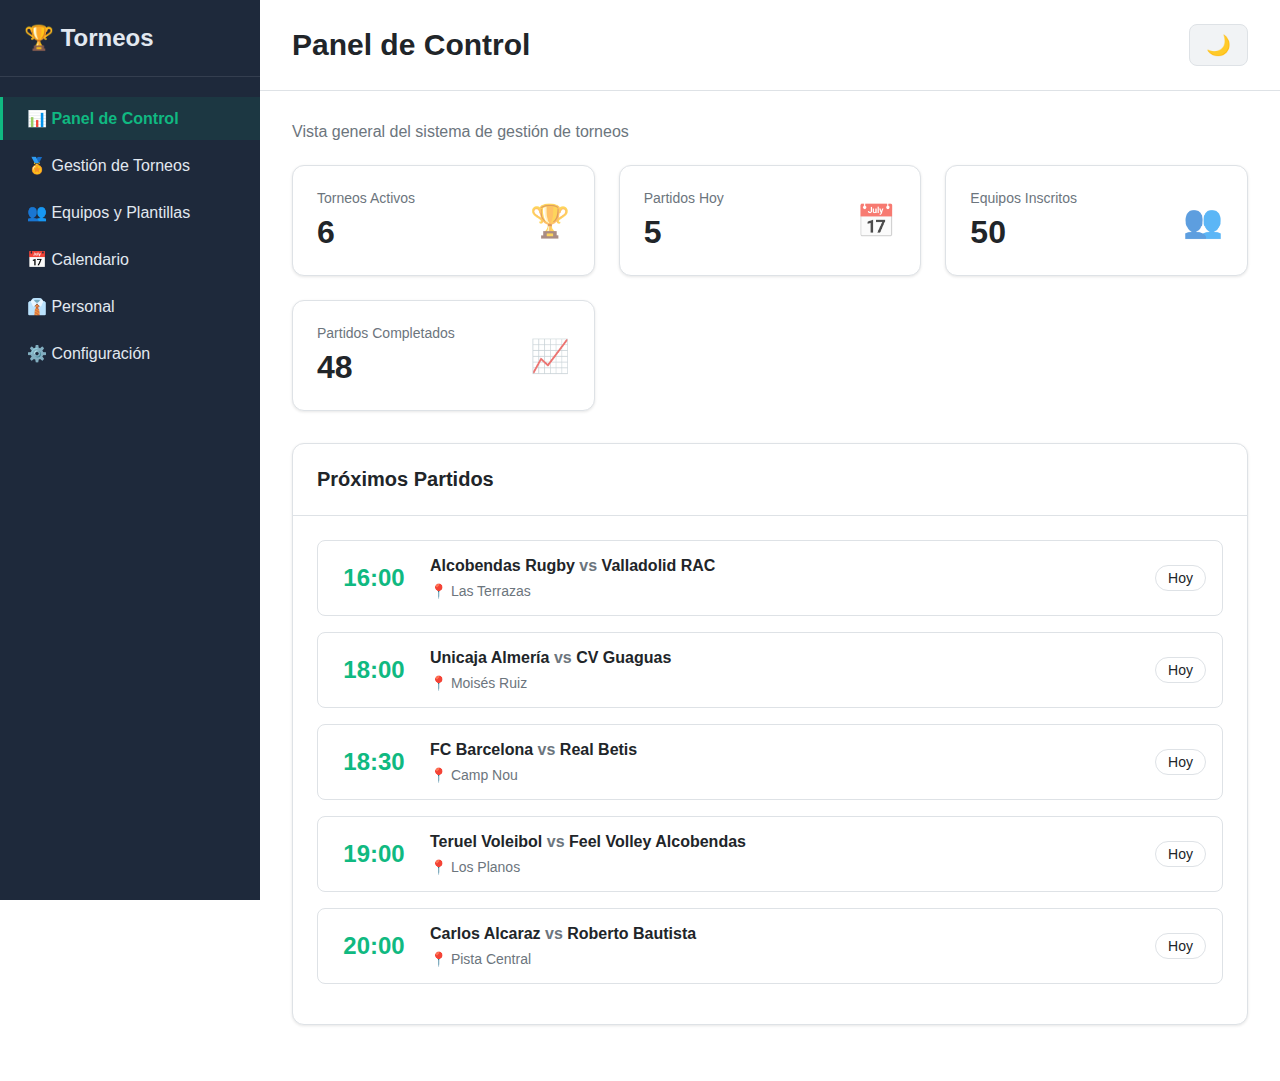
<file: prototipo_web/index.html>
<!DOCTYPE html>
<html lang="es">
<head>
    <meta charset="UTF-8">
    <meta name="viewport" content="width=device-width, initial-scale=1.0">
    <title>Sistema de Gestión de Torneos</title>
    <link rel="stylesheet" href="styles.css">
</head>
<body>
    <!-- Sidebar -->
    <nav class="sidebar" id="sidebar">
        <div class="sidebar-header">
            <h2>🏆 Torneos</h2>
        </div>
        <ul class="sidebar-menu">
            <li><a href="index.html" class="active">📊 Panel de Control</a></li>
            <li><a href="torneos.html">🏅 Gestión de Torneos</a></li>
            <li><a href="equipos.html">👥 Equipos y Plantillas</a></li>
            <li><a href="calendario.html">📅 Calendario</a></li>
            <li><a href="personal.html">👔 Personal</a></li>
            <li><a href="configuracion.html">⚙️ Configuración</a></li>
        </ul>
    </nav>

    <!-- Main Content -->
    <div class="main-content">
        <!-- Header -->
        <header class="header">
            <button class="menu-toggle" id="menuToggle">☰</button>
            <h1>Panel de Control</h1>
            <div class="header-actions">
                <button class="theme-toggle" id="themeToggle">🌙</button>
            </div>
        </header>

        <!-- Content -->
        <div class="content">
            <p class="subtitle">Vista general del sistema de gestión de torneos</p>

            <!-- Stats Cards -->
            <div class="stats-grid">
                <div class="stat-card">
                    <div class="stat-content">
                        <div>
                            <p class="stat-label">Torneos Activos</p>
                            <p class="stat-value" id="torneosActivos">6</p>
                        </div>
                        <div class="stat-icon">🏆</div>
                    </div>
                </div>
                <div class="stat-card">
                    <div class="stat-content">
                        <div>
                            <p class="stat-label">Partidos Hoy</p>
                            <p class="stat-value" id="partidosHoy">5</p>
                        </div>
                        <div class="stat-icon">📅</div>
                    </div>
                </div>
                <div class="stat-card">
                    <div class="stat-content">
                        <div>
                            <p class="stat-label">Equipos Inscritos</p>
                            <p class="stat-value" id="equiposInscritos">56</p>
                        </div>
                        <div class="stat-icon">👥</div>
                    </div>
                </div>
                <div class="stat-card">
                    <div class="stat-content">
                        <div>
                            <p class="stat-label">Partidos Completados</p>
                            <p class="stat-value">48</p>
                        </div>
                        <div class="stat-icon">📈</div>
                    </div>
                </div>
            </div>

            <!-- Próximos Partidos -->
            <div class="card">
                <div class="card-header">
                    <h3>Próximos Partidos</h3>
                </div>
                <div class="card-content">
                    <div id="proximosPartidos"></div>
                </div>
            </div>
        </div>
    </div>

    <script src="script.js"></script>
</body>
</html>
</file>
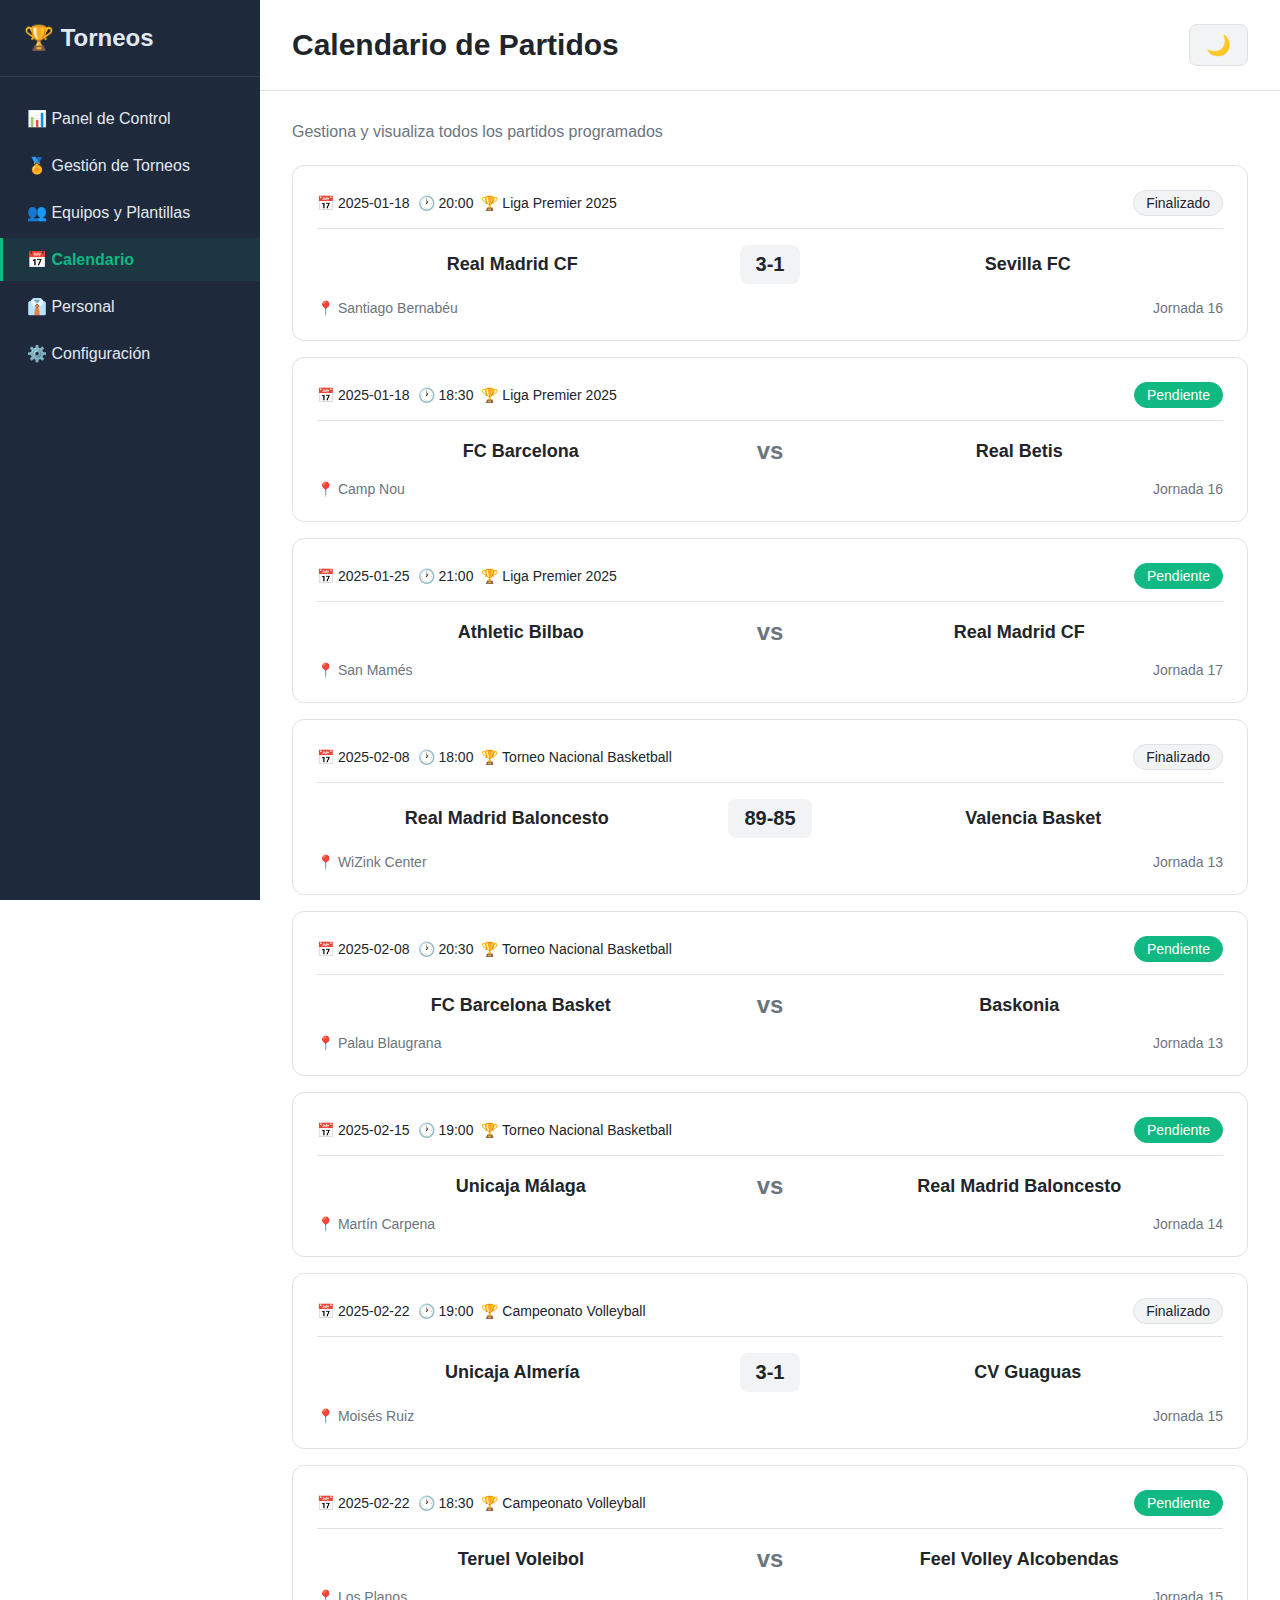
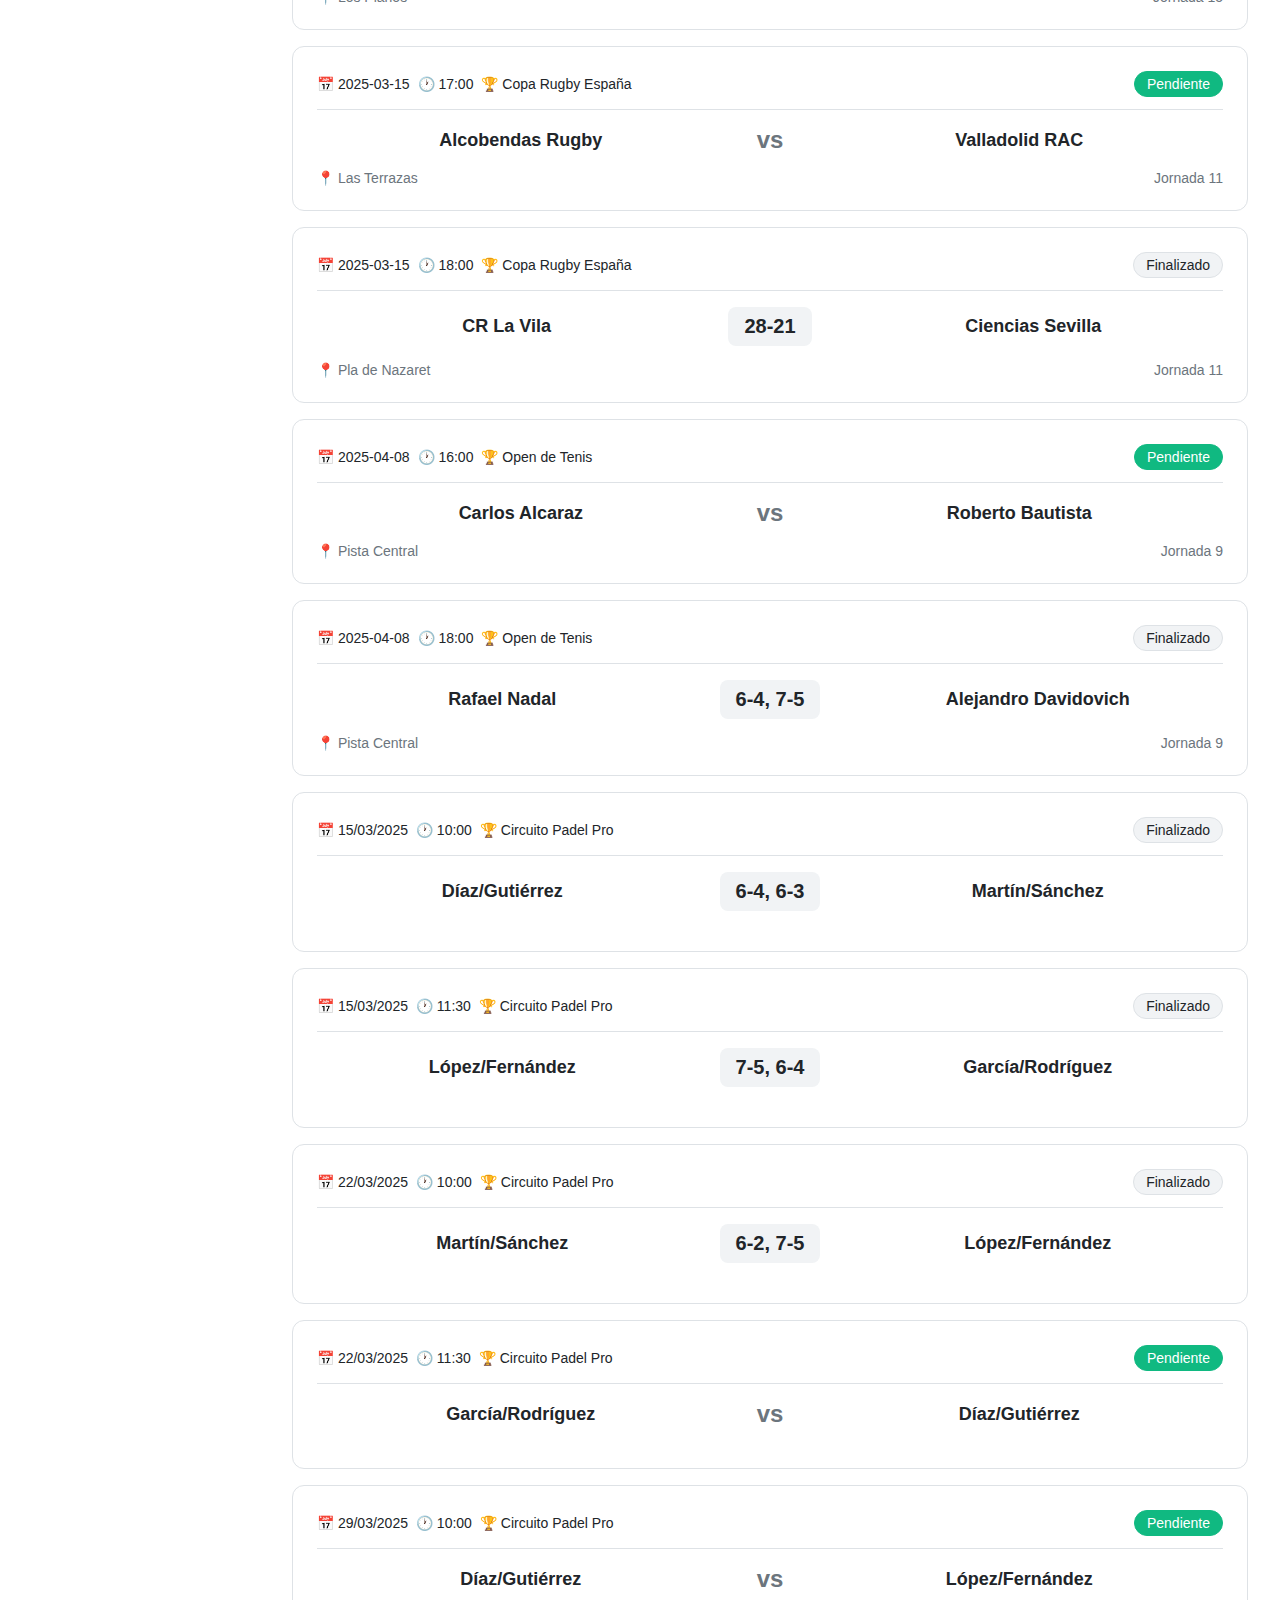
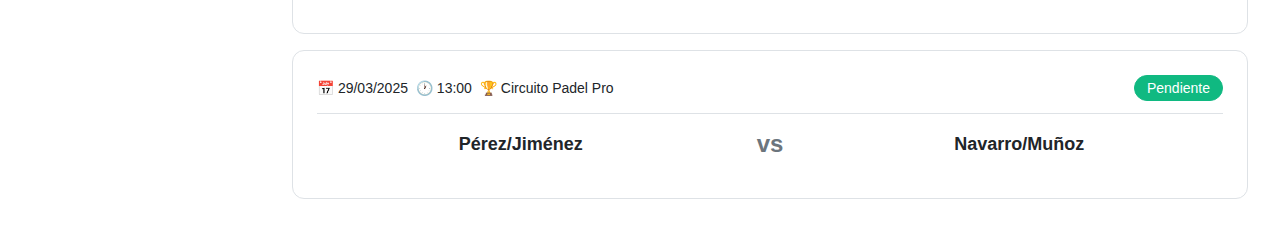
<file: prototipo_web/calendario.html>
<!DOCTYPE html>
<html lang="es">
<head>
    <meta charset="UTF-8">
    <meta name="viewport" content="width=device-width, initial-scale=1.0">
    <title>Calendario de Partidos</title>
    <link rel="stylesheet" href="styles.css">
</head>
<body>
    <!-- Sidebar -->
    <nav class="sidebar" id="sidebar">
        <div class="sidebar-header">
            <h2>🏆 Torneos</h2>
        </div>
        <ul class="sidebar-menu">
            <li><a href="index.html">📊 Panel de Control</a></li>
            <li><a href="torneos.html">🏅 Gestión de Torneos</a></li>
            <li><a href="equipos.html">👥 Equipos y Plantillas</a></li>
            <li><a href="calendario.html" class="active">📅 Calendario</a></li>
            <li><a href="personal.html">👔 Personal</a></li>
            <li><a href="configuracion.html">⚙️ Configuración</a></li>
        </ul>
    </nav>

    <!-- Main Content -->
    <div class="main-content">
        <!-- Header -->
        <header class="header">
            <button class="menu-toggle" id="menuToggle">☰</button>
            <h1>Calendario de Partidos</h1>
            <div class="header-actions">
                <button class="theme-toggle" id="themeToggle">🌙</button>
            </div>
        </header>

        <!-- Content -->
        <div class="content">
            <p class="subtitle">Gestiona y visualiza todos los partidos programados</p>
            
            <div id="calendarioPartidos"></div>
        </div>
    </div>

    <script src="script.js"></script>
</body>
</html>
</file>
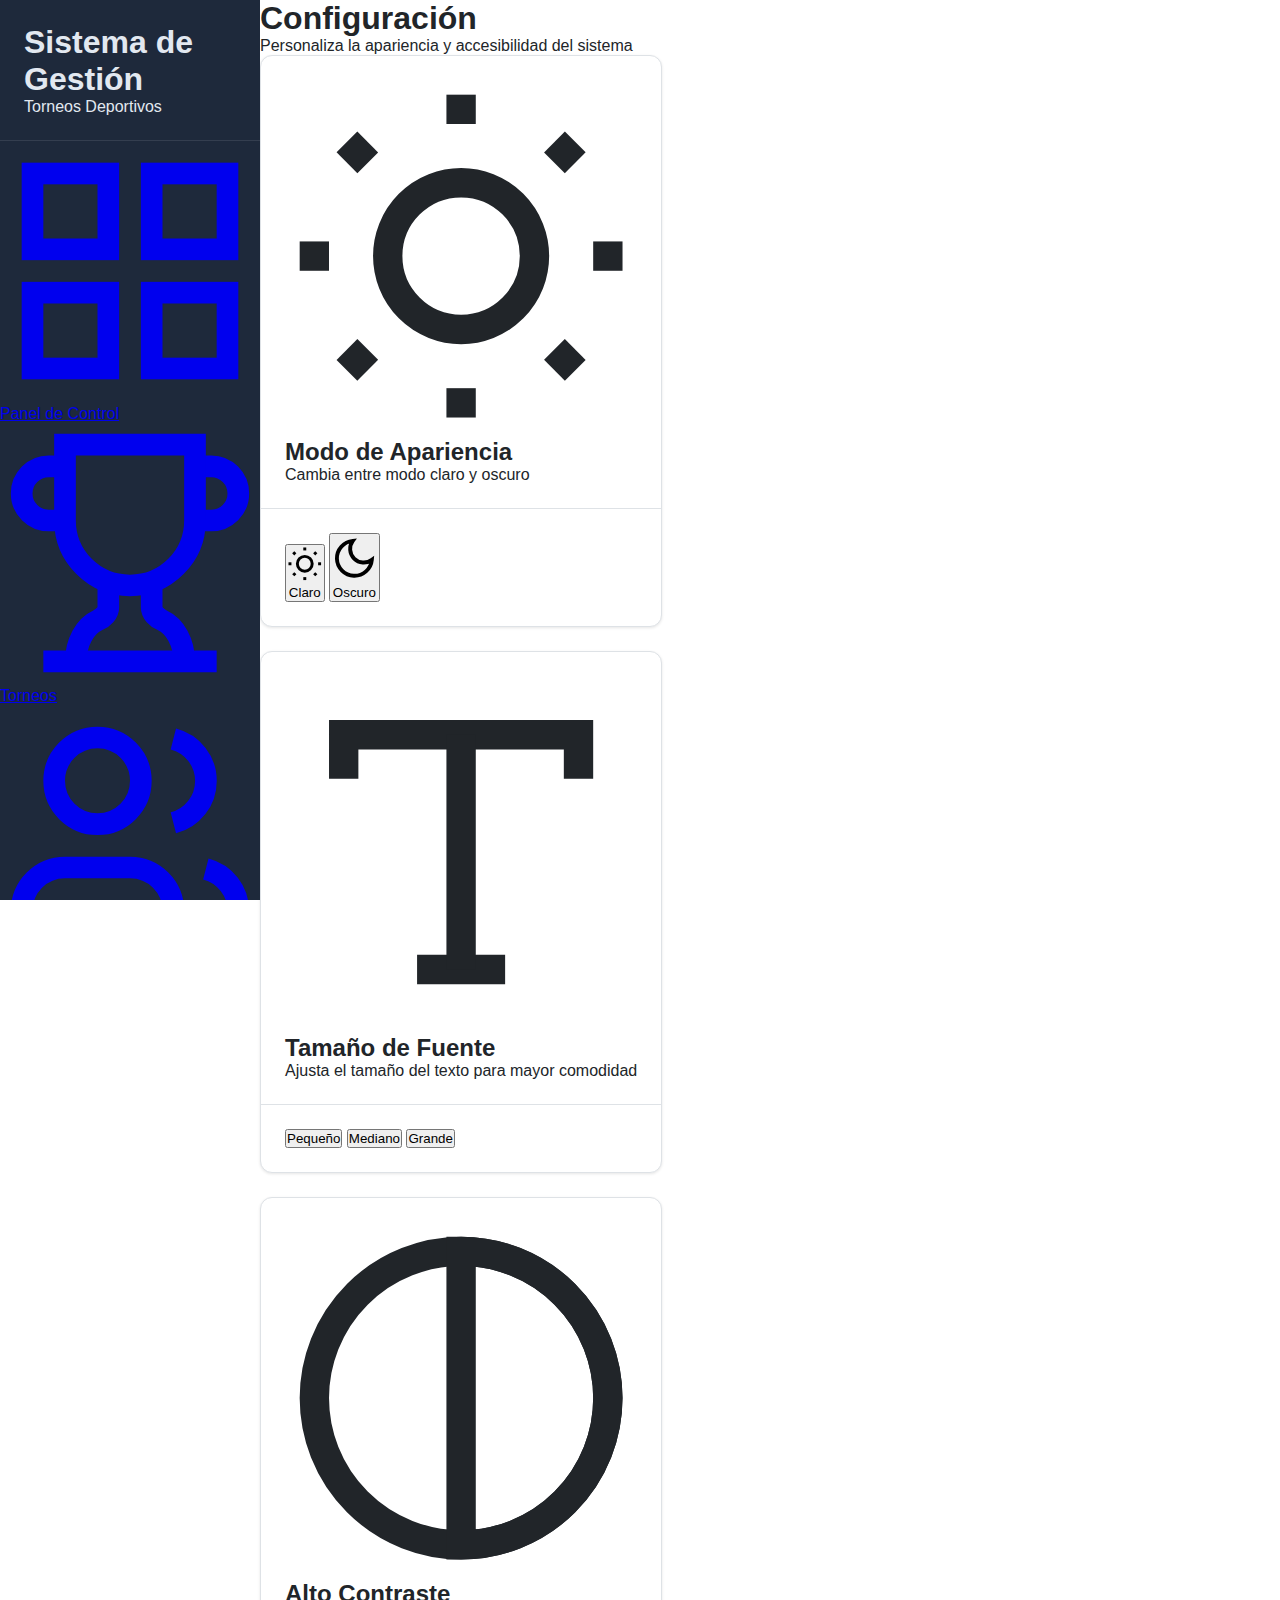
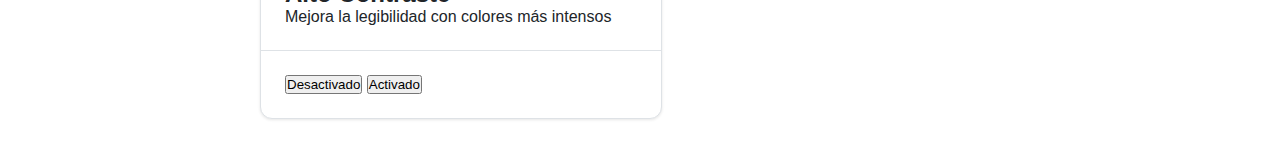
<file: prototipo_web/configuracion.html>
<!DOCTYPE html>
<html lang="es">
<head>
    <meta charset="UTF-8">
    <meta name="viewport" content="width=device-width, initial-scale=1.0">
    <title>Configuración - Sistema de Gestión de Torneos</title>
    <link rel="stylesheet" href="styles.css">
</head>
<body>
    <div class="app-container">
        <!-- Sidebar -->
        <aside class="sidebar" id="sidebar">
            <div class="sidebar-header">
                <h1 class="sidebar-title">Sistema de Gestión</h1>
                <p class="sidebar-subtitle">Torneos Deportivos</p>
            </div>
            <nav class="sidebar-nav">
                <a href="index.html" class="nav-item">
                    <svg class="nav-icon" viewBox="0 0 24 24" fill="none" stroke="currentColor" stroke-width="2">
                        <rect x="3" y="3" width="7" height="7"></rect>
                        <rect x="14" y="3" width="7" height="7"></rect>
                        <rect x="14" y="14" width="7" height="7"></rect>
                        <rect x="3" y="14" width="7" height="7"></rect>
                    </svg>
                    <span>Panel de Control</span>
                </a>
                <a href="torneos.html" class="nav-item">
                    <svg class="nav-icon" viewBox="0 0 24 24" fill="none" stroke="currentColor" stroke-width="2">
                        <path d="M6 9H4.5a2.5 2.5 0 0 1 0-5H6"></path>
                        <path d="M18 9h1.5a2.5 2.5 0 0 0 0-5H18"></path>
                        <path d="M4 22h16"></path>
                        <path d="M10 14.66V17c0 .55-.47.98-.97 1.21C7.85 18.75 7 20.24 7 22"></path>
                        <path d="M14 14.66V17c0 .55.47.98.97 1.21C16.15 18.75 17 20.24 17 22"></path>
                        <path d="M18 2H6v7a6 6 0 0 0 12 0V2Z"></path>
                    </svg>
                    <span>Torneos</span>
                </a>
                <a href="equipos.html" class="nav-item">
                    <svg class="nav-icon" viewBox="0 0 24 24" fill="none" stroke="currentColor" stroke-width="2">
                        <path d="M16 21v-2a4 4 0 0 0-4-4H6a4 4 0 0 0-4 4v2"></path>
                        <circle cx="9" cy="7" r="4"></circle>
                        <path d="M22 21v-2a4 4 0 0 0-3-3.87"></path>
                        <path d="M16 3.13a4 4 0 0 1 0 7.75"></path>
                    </svg>
                    <span>Equipos y Plantillas</span>
                </a>
                <a href="personal.html" class="nav-item">
                    <svg class="nav-icon" viewBox="0 0 24 24" fill="none" stroke="currentColor" stroke-width="2">
                        <path d="M16 21v-2a4 4 0 0 0-4-4H6a4 4 0 0 0-4 4v2"></path>
                        <circle cx="9" cy="7" r="4"></circle>
                        <path d="M22 21v-2a4 4 0 0 0-3-3.87"></path>
                        <path d="M16 3.13a4 4 0 0 1 0 7.75"></path>
                        <circle cx="19" cy="11" r="2"></circle>
                    </svg>
                    <span>Personal y Árbitros</span>
                </a>
                <a href="configuracion.html" class="nav-item active">
                    <svg class="nav-icon" viewBox="0 0 24 24" fill="none" stroke="currentColor" stroke-width="2">
                        <path d="M12.22 2h-.44a2 2 0 0 0-2 2v.18a2 2 0 0 1-1 1.73l-.43.25a2 2 0 0 1-2 0l-.15-.08a2 2 0 0 0-2.73.73l-.22.38a2 2 0 0 0 .73 2.73l.15.1a2 2 0 0 1 1 1.72v.51a2 2 0 0 1-1 1.74l-.15.09a2 2 0 0 0-.73 2.73l.22.38a2 2 0 0 0 2.73.73l.15-.08a2 2 0 0 1 2 0l.43.25a2 2 0 0 1 1 1.73V20a2 2 0 0 0 2 2h.44a2 2 0 0 0 2-2v-.18a2 2 0 0 1 1-1.73l.43-.25a2 2 0 0 1 2 0l.15.08a2 2 0 0 0 2.73-.73l.22-.39a2 2 0 0 0-.73-2.73l-.15-.08a2 2 0 0 1-1-1.74v-.5a2 2 0 0 1 1-1.74l.15-.09a2 2 0 0 0 .73-2.73l-.22-.38a2 2 0 0 0-2.73-.73l-.15.08a2 2 0 0 1-2 0l-.43-.25a2 2 0 0 1-1-1.73V4a2 2 0 0 0-2-2z"></path>
                        <circle cx="12" cy="12" r="3"></circle>
                    </svg>
                    <span>Configuración</span>
                </a>
            </nav>
        </aside>

        <!-- Main Content -->
        <main class="main-content">
            <div class="page-content">
                <div class="page-header">
                    <h1 class="page-title">Configuración</h1>
                    <p class="page-description">Personaliza la apariencia y accesibilidad del sistema</p>
                </div>

                <!-- Settings Cards -->
                <div class="settings-container">
                    <!-- Theme Card -->
                    <div class="card">
                        <div class="card-header">
                            <h2 class="card-title">
                                <svg class="title-icon" viewBox="0 0 24 24" fill="none" stroke="currentColor" stroke-width="2">
                                    <circle cx="12" cy="12" r="5"></circle>
                                    <line x1="12" y1="1" x2="12" y2="3"></line>
                                    <line x1="12" y1="21" x2="12" y2="23"></line>
                                    <line x1="4.22" y1="4.22" x2="5.64" y2="5.64"></line>
                                    <line x1="18.36" y1="18.36" x2="19.78" y2="19.78"></line>
                                    <line x1="1" y1="12" x2="3" y2="12"></line>
                                    <line x1="21" y1="12" x2="23" y2="12"></line>
                                    <line x1="4.22" y1="19.78" x2="5.64" y2="18.36"></line>
                                    <line x1="18.36" y1="5.64" x2="19.78" y2="4.22"></line>
                                </svg>
                                Modo de Apariencia
                            </h2>
                            <p class="card-description">Cambia entre modo claro y oscuro</p>
                        </div>
                        <div class="card-content">
                            <div class="settings-buttons">
                                <button class="settings-btn" id="lightModeBtn" onclick="setTheme('light')">
                                    <svg class="btn-icon" viewBox="0 0 24 24" fill="none" stroke="currentColor" stroke-width="2">
                                        <circle cx="12" cy="12" r="5"></circle>
                                        <line x1="12" y1="1" x2="12" y2="3"></line>
                                        <line x1="12" y1="21" x2="12" y2="23"></line>
                                        <line x1="4.22" y1="4.22" x2="5.64" y2="5.64"></line>
                                        <line x1="18.36" y1="18.36" x2="19.78" y2="19.78"></line>
                                        <line x1="1" y1="12" x2="3" y2="12"></line>
                                        <line x1="21" y1="12" x2="23" y2="12"></line>
                                        <line x1="4.22" y1="19.78" x2="5.64" y2="18.36"></line>
                                        <line x1="18.36" y1="5.64" x2="19.78" y2="4.22"></line>
                                    </svg>
                                    Claro
                                </button>
                                <button class="settings-btn" id="darkModeBtn" onclick="setTheme('dark')">
                                    <svg class="btn-icon" viewBox="0 0 24 24" fill="none" stroke="currentColor" stroke-width="2">
                                        <path d="M21 12.79A9 9 0 1 1 11.21 3 7 7 0 0 0 21 12.79z"></path>
                                    </svg>
                                    Oscuro
                                </button>
                            </div>
                        </div>
                    </div>

                    <!-- Font Size Card -->
                    <div class="card">
                        <div class="card-header">
                            <h2 class="card-title">
                                <svg class="title-icon" viewBox="0 0 24 24" fill="none" stroke="currentColor" stroke-width="2">
                                    <polyline points="4 7 4 4 20 4 20 7"></polyline>
                                    <line x1="9" y1="20" x2="15" y2="20"></line>
                                    <line x1="12" y1="4" x2="12" y2="20"></line>
                                </svg>
                                Tamaño de Fuente
                            </h2>
                            <p class="card-description">Ajusta el tamaño del texto para mayor comodidad</p>
                        </div>
                        <div class="card-content">
                            <div class="settings-buttons">
                                <button class="settings-btn font-small" id="fontSmallBtn" onclick="setFontSize('small')">Pequeño</button>
                                <button class="settings-btn font-medium" id="fontMediumBtn" onclick="setFontSize('medium')">Mediano</button>
                                <button class="settings-btn font-large" id="fontLargeBtn" onclick="setFontSize('large')">Grande</button>
                            </div>
                        </div>
                    </div>

                    <!-- High Contrast Card -->
                    <div class="card">
                        <div class="card-header">
                            <h2 class="card-title">
                                <svg class="title-icon" viewBox="0 0 24 24" fill="none" stroke="currentColor" stroke-width="2">
                                    <circle cx="12" cy="12" r="10"></circle>
                                    <path d="M12 2a10 10 0 0 1 0 20V2z"></path>
                                </svg>
                                Alto Contraste
                            </h2>
                            <p class="card-description">Mejora la legibilidad con colores más intensos</p>
                        </div>
                        <div class="card-content">
                            <div class="settings-buttons">
                                <button class="settings-btn" id="contrastOffBtn" onclick="setContrast(false)">Desactivado</button>
                                <button class="settings-btn" id="contrastOnBtn" onclick="setContrast(true)">Activado</button>
                            </div>
                        </div>
                    </div>
                </div>
            </div>
        </main>
    </div>

    <script src="script.js"></script>
</body>
</html>
</file>
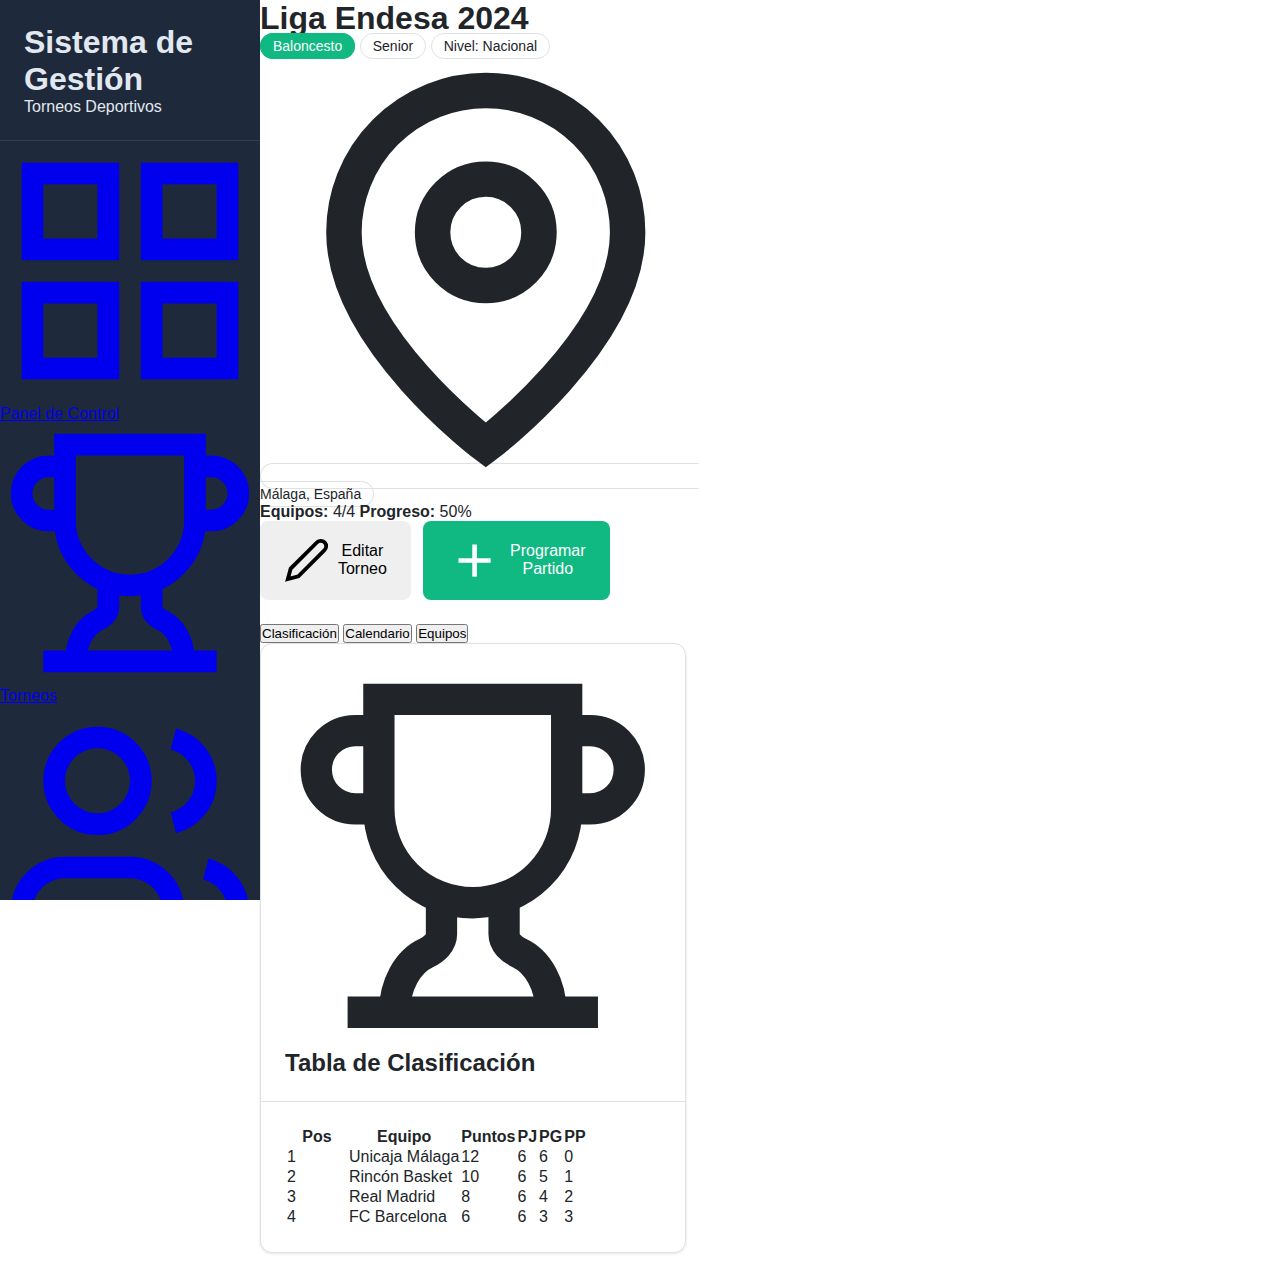
<file: prototipo_web/detalle-torneo.html>
<!DOCTYPE html>
<html lang="es">
<head>
    <meta charset="UTF-8">
    <meta name="viewport" content="width=device-width, initial-scale=1.0">
    <title>Liga Endesa 2024 - Sistema de Gestión de Torneos</title>
    <link rel="stylesheet" href="styles.css">
</head>
<body>
    <div class="app-container">
        <!-- Sidebar -->
        <aside class="sidebar" id="sidebar">
            <div class="sidebar-header">
                <h1 class="sidebar-title">Sistema de Gestión</h1>
                <p class="sidebar-subtitle">Torneos Deportivos</p>
            </div>
            <nav class="sidebar-nav">
                <a href="index.html" class="nav-item">
                    <svg class="nav-icon" viewBox="0 0 24 24" fill="none" stroke="currentColor" stroke-width="2">
                        <rect x="3" y="3" width="7" height="7"></rect>
                        <rect x="14" y="3" width="7" height="7"></rect>
                        <rect x="14" y="14" width="7" height="7"></rect>
                        <rect x="3" y="14" width="7" height="7"></rect>
                    </svg>
                    <span>Panel de Control</span>
                </a>
                <a href="torneos.html" class="nav-item active">
                    <svg class="nav-icon" viewBox="0 0 24 24" fill="none" stroke="currentColor" stroke-width="2">
                        <path d="M6 9H4.5a2.5 2.5 0 0 1 0-5H6"></path>
                        <path d="M18 9h1.5a2.5 2.5 0 0 0 0-5H18"></path>
                        <path d="M4 22h16"></path>
                        <path d="M10 14.66V17c0 .55-.47.98-.97 1.21C7.85 18.75 7 20.24 7 22"></path>
                        <path d="M14 14.66V17c0 .55.47.98.97 1.21C16.15 18.75 17 20.24 17 22"></path>
                        <path d="M18 2H6v7a6 6 0 0 0 12 0V2Z"></path>
                    </svg>
                    <span>Torneos</span>
                </a>
                <a href="equipos.html" class="nav-item">
                    <svg class="nav-icon" viewBox="0 0 24 24" fill="none" stroke="currentColor" stroke-width="2">
                        <path d="M16 21v-2a4 4 0 0 0-4-4H6a4 4 0 0 0-4 4v2"></path>
                        <circle cx="9" cy="7" r="4"></circle>
                        <path d="M22 21v-2a4 4 0 0 0-3-3.87"></path>
                        <path d="M16 3.13a4 4 0 0 1 0 7.75"></path>
                    </svg>
                    <span>Equipos y Plantillas</span>
                </a>
                <a href="personal.html" class="nav-item">
                    <svg class="nav-icon" viewBox="0 0 24 24" fill="none" stroke="currentColor" stroke-width="2">
                        <path d="M16 21v-2a4 4 0 0 0-4-4H6a4 4 0 0 0-4 4v2"></path>
                        <circle cx="9" cy="7" r="4"></circle>
                        <path d="M22 21v-2a4 4 0 0 0-3-3.87"></path>
                        <path d="M16 3.13a4 4 0 0 1 0 7.75"></path>
                        <circle cx="19" cy="11" r="2"></circle>
                    </svg>
                    <span>Personal y Árbitros</span>
                </a>
                <a href="configuracion.html" class="nav-item">
                    <svg class="nav-icon" viewBox="0 0 24 24" fill="none" stroke="currentColor" stroke-width="2">
                        <path d="M12.22 2h-.44a2 2 0 0 0-2 2v.18a2 2 0 0 1-1 1.73l-.43.25a2 2 0 0 1-2 0l-.15-.08a2 2 0 0 0-2.73.73l-.22.38a2 2 0 0 0 .73 2.73l.15.1a2 2 0 0 1 1 1.72v.51a2 2 0 0 1-1 1.74l-.15.09a2 2 0 0 0-.73 2.73l.22.38a2 2 0 0 0 2.73.73l.15-.08a2 2 0 0 1 2 0l.43.25a2 2 0 0 1 1 1.73V20a2 2 0 0 0 2 2h.44a2 2 0 0 0 2-2v-.18a2 2 0 0 1 1-1.73l.43-.25a2 2 0 0 1 2 0l.15.08a2 2 0 0 0 2.73-.73l.22-.39a2 2 0 0 0-.73-2.73l-.15-.08a2 2 0 0 1-1-1.74v-.5a2 2 0 0 1 1-1.74l.15-.09a2 2 0 0 0 .73-2.73l-.22-.38a2 2 0 0 0-2.73-.73l-.15.08a2 2 0 0 1-2 0l-.43-.25a2 2 0 0 1-1-1.73V4a2 2 0 0 0-2-2z"></path>
                        <circle cx="12" cy="12" r="3"></circle>
                    </svg>
                    <span>Configuración</span>
                </a>
            </nav>
        </aside>

        <!-- Main Content -->
        <main class="main-content">
            <div class="page-content">
                <!-- Tournament Header -->
                <div class="tournament-detail-header">
                    <div>
                        <h1 class="page-title">Liga Endesa 2024</h1>
                        <div class="tournament-badges">
                            <span class="badge badge-primary">Baloncesto</span>
                            <span class="badge badge-outline">Senior</span>
                            <span class="badge badge-outline">Nivel: Nacional</span>
                            <span class="badge badge-outline">
                                <svg class="badge-icon" viewBox="0 0 24 24" fill="none" stroke="currentColor" stroke-width="2">
                                    <path d="M20 10c0 6-8 12-8 12s-8-6-8-12a8 8 0 0 1 16 0Z"></path>
                                    <circle cx="12" cy="10" r="3"></circle>
                                </svg>
                                Málaga, España
                            </span>
                        </div>
                        <div class="tournament-meta">
                            <span><strong>Equipos:</strong> 4/4</span>
                            <span><strong>Progreso:</strong> 50%</span>
                        </div>
                    </div>
                    <div class="header-actions">
                        <button class="btn btn-outline">
                            <svg class="btn-icon" viewBox="0 0 24 24" fill="none" stroke="currentColor" stroke-width="2">
                                <path d="M17 3a2.85 2.83 0 1 1 4 4L7.5 20.5 2 22l1.5-5.5Z"></path>
                            </svg>
                            Editar Torneo
                        </button>
                        <button class="btn btn-primary">
                            <svg class="btn-icon" viewBox="0 0 24 24" fill="none" stroke="currentColor" stroke-width="2">
                                <line x1="12" y1="5" x2="12" y2="19"></line>
                                <line x1="5" y1="12" x2="19" y2="12"></line>
                            </svg>
                            Programar Partido
                        </button>
                    </div>
                </div>

                <!-- Tabs -->
                <div class="tabs">
                    <div class="tabs-list">
                        <button class="tab-trigger active" onclick="switchTab('clasificacion')">Clasificación</button>
                        <button class="tab-trigger" onclick="switchTab('calendario')">Calendario</button>
                        <button class="tab-trigger" onclick="switchTab('equipos')">Equipos</button>
                    </div>

                    <!-- Clasificación Tab -->
                    <div id="clasificacion-tab" class="tab-content active">
                        <div class="card">
                            <div class="card-header">
                                <h2 class="card-title">
                                    <svg class="title-icon" viewBox="0 0 24 24" fill="none" stroke="currentColor" stroke-width="2">
                                        <path d="M6 9H4.5a2.5 2.5 0 0 1 0-5H6"></path>
                                        <path d="M18 9h1.5a2.5 2.5 0 0 0 0-5H18"></path>
                                        <path d="M4 22h16"></path>
                                        <path d="M10 14.66V17c0 .55-.47.98-.97 1.21C7.85 18.75 7 20.24 7 22"></path>
                                        <path d="M14 14.66V17c0 .55.47.98.97 1.21C16.15 18.75 17 20.24 17 22"></path>
                                        <path d="M18 2H6v7a6 6 0 0 0 12 0V2Z"></path>
                                    </svg>
                                    Tabla de Clasificación
                                </h2>
                            </div>
                            <div class="card-content">
                                <table class="data-table">
                                    <thead>
                                        <tr>
                                            <th style="width: 60px;">Pos</th>
                                            <th>Equipo</th>
                                            <th class="text-center">Puntos</th>
                                            <th class="text-center">PJ</th>
                                            <th class="text-center">PG</th>
                                            <th class="text-center">PP</th>
                                        </tr>
                                    </thead>
                                    <tbody>
                                        <tr>
                                            <td class="font-bold">1</td>
                                            <td class="font-semibold">Unicaja Málaga</td>
                                            <td class="text-center"><span class="points-highlight">12</span></td>
                                            <td class="text-center">6</td>
                                            <td class="text-center">6</td>
                                            <td class="text-center">0</td>
                                        </tr>
                                        <tr>
                                            <td class="font-bold">2</td>
                                            <td class="font-semibold">Rincón Basket</td>
                                            <td class="text-center"><span class="points-highlight">10</span></td>
                                            <td class="text-center">6</td>
                                            <td class="text-center">5</td>
                                            <td class="text-center">1</td>
                                        </tr>
                                        <tr>
                                            <td class="font-bold">3</td>
                                            <td class="font-semibold">Real Madrid</td>
                                            <td class="text-center"><span class="points-highlight">8</span></td>
                                            <td class="text-center">6</td>
                                            <td class="text-center">4</td>
                                            <td class="text-center">2</td>
                                        </tr>
                                        <tr>
                                            <td class="font-bold">4</td>
                                            <td class="font-semibold">FC Barcelona</td>
                                            <td class="text-center"><span class="points-highlight">6</span></td>
                                            <td class="text-center">6</td>
                                            <td class="text-center">3</td>
                                            <td class="text-center">3</td>
                                        </tr>
                                    </tbody>
                                </table>
                            </div>
                        </div>
                    </div>

                    <!-- Calendario Tab -->
                    <div id="calendario-tab" class="tab-content">
                        <div class="jornadas-list">
                            <div class="jornada-section">
                                <h3 class="jornada-title">Jornada 1</h3>
                                <div class="matches-vertical">
                                    <div class="card match-card">
                                        <div class="card-content">
                                            <div class="match-detail">
                                                <div class="match-datetime">
                                                    <div class="match-date">20 Mayo</div>
                                                    <div class="match-time-large">
                                                        <svg class="time-icon" viewBox="0 0 24 24" fill="none" stroke="currentColor" stroke-width="2">
                                                            <circle cx="12" cy="12" r="10"></circle>
                                                            <polyline points="12 6 12 12 16 14"></polyline>
                                                        </svg>
                                                        18:00
                                                    </div>
                                                </div>
                                                <div class="match-versus">
                                                    <div class="versus-content">
                                                        <div class="team-side team-local">
                                                            <p class="team-name-large">Unicaja Málaga</p>
                                                        </div>
                                                        <div class="match-result-box">
                                                            <p class="result-score">85-78</p>
                                                        </div>
                                                        <div class="team-side team-visitor">
                                                            <p class="team-name-large">Real Madrid</p>
                                                        </div>
                                                    </div>
                                                    <div class="match-location-info">
                                                        <div class="location-item">
                                                            <svg class="location-icon" viewBox="0 0 24 24" fill="none" stroke="currentColor" stroke-width="2">
                                                                <path d="M20 10c0 6-8 12-8 12s-8-6-8-12a8 8 0 0 1 16 0Z"></path>
                                                                <circle cx="12" cy="10" r="3"></circle>
                                                            </svg>
                                                            <span>Pabellón Martín Carpena</span>
                                                        </div>
                                                        <div class="location-item">
                                                            <svg class="location-icon" viewBox="0 0 24 24" fill="none" stroke="currentColor" stroke-width="2">
                                                                <path d="M21 15v4a2 2 0 0 1-2 2H5a2 2 0 0 1-2-2v-4"></path>
                                                                <polyline points="7 10 12 15 17 10"></polyline>
                                                                <line x1="12" y1="15" x2="12" y2="3"></line>
                                                            </svg>
                                                            <span>Carlos Pérez</span>
                                                        </div>
                                                    </div>
                                                </div>
                                                <div class="match-status">
                                                    <span class="badge badge-secondary">Finalizado</span>
                                                </div>
                                            </div>
                                        </div>
                                    </div>

                                    <div class="card match-card">
                                        <div class="card-content">
                                            <div class="match-detail">
                                                <div class="match-datetime">
                                                    <div class="match-date">20 Mayo</div>
                                                    <div class="match-time-large">
                                                        <svg class="time-icon" viewBox="0 0 24 24" fill="none" stroke="currentColor" stroke-width="2">
                                                            <circle cx="12" cy="12" r="10"></circle>
                                                            <polyline points="12 6 12 12 16 14"></polyline>
                                                        </svg>
                                                        20:30
                                                    </div>
                                                </div>
                                                <div class="match-versus">
                                                    <div class="versus-content">
                                                        <div class="team-side team-local">
                                                            <p class="team-name-large">Rincón Basket</p>
                                                        </div>
                                                        <div class="match-result-box">
                                                            <p class="result-score">92-88</p>
                                                        </div>
                                                        <div class="team-side team-visitor">
                                                            <p class="team-name-large">FC Barcelona</p>
                                                        </div>
                                                    </div>
                                                    <div class="match-location-info">
                                                        <div class="location-item">
                                                            <svg class="location-icon" viewBox="0 0 24 24" fill="none" stroke="currentColor" stroke-width="2">
                                                                <path d="M20 10c0 6-8 12-8 12s-8-6-8-12a8 8 0 0 1 16 0Z"></path>
                                                                <circle cx="12" cy="10" r="3"></circle>
                                                            </svg>
                                                            <span>Polideportivo Sur</span>
                                                        </div>
                                                        <div class="location-item">
                                                            <svg class="location-icon" viewBox="0 0 24 24" fill="none" stroke="currentColor" stroke-width="2">
                                                                <path d="M21 15v4a2 2 0 0 1-2 2H5a2 2 0 0 1-2-2v-4"></path>
                                                                <polyline points="7 10 12 15 17 10"></polyline>
                                                                <line x1="12" y1="15" x2="12" y2="3"></line>
                                                            </svg>
                                                            <span>Juan García</span>
                                                        </div>
                                                    </div>
                                                </div>
                                                <div class="match-status">
                                                    <span class="badge badge-secondary">Finalizado</span>
                                                </div>
                                            </div>
                                        </div>
                                    </div>
                                </div>
                            </div>

                            <div class="jornada-section">
                                <h3 class="jornada-title">Jornada 2</h3>
                                <div class="matches-vertical">
                                    <div class="card match-card">
                                        <div class="card-content">
                                            <div class="match-detail">
                                                <div class="match-datetime">
                                                    <div class="match-date">27 Mayo</div>
                                                    <div class="match-time-large">
                                                        <svg class="time-icon" viewBox="0 0 24 24" fill="none" stroke="currentColor" stroke-width="2">
                                                            <circle cx="12" cy="12" r="10"></circle>
                                                            <polyline points="12 6 12 12 16 14"></polyline>
                                                        </svg>
                                                        18:00
                                                    </div>
                                                </div>
                                                <div class="match-versus">
                                                    <div class="versus-content">
                                                        <div class="team-side team-local">
                                                            <p class="team-name-large">Real Madrid</p>
                                                        </div>
                                                        <div class="vs-text-large">vs</div>
                                                        <div class="team-side team-visitor">
                                                            <p class="team-name-large">Rincón Basket</p>
                                                        </div>
                                                    </div>
                                                    <div class="match-location-info">
                                                        <div class="location-item">
                                                            <svg class="location-icon" viewBox="0 0 24 24" fill="none" stroke="currentColor" stroke-width="2">
                                                                <path d="M20 10c0 6-8 12-8 12s-8-6-8-12a8 8 0 0 1 16 0Z"></path>
                                                                <circle cx="12" cy="10" r="3"></circle>
                                                            </svg>
                                                            <span>WiZink Center</span>
                                                        </div>
                                                        <div class="location-item">
                                                            <svg class="location-icon" viewBox="0 0 24 24" fill="none" stroke="currentColor" stroke-width="2">
                                                                <path d="M21 15v4a2 2 0 0 1-2 2H5a2 2 0 0 1-2-2v-4"></path>
                                                                <polyline points="7 10 12 15 17 10"></polyline>
                                                                <line x1="12" y1="15" x2="12" y2="3"></line>
                                                            </svg>
                                                            <span>Miguel Sánchez</span>
                                                        </div>
                                                    </div>
                                                </div>
                                                <div class="match-status">
                                                    <span class="badge badge-outline">Pendiente</span>
                                                </div>
                                            </div>
                                        </div>
                                    </div>

                                    <div class="card match-card">
                                        <div class="card-content">
                                            <div class="match-detail">
                                                <div class="match-datetime">
                                                    <div class="match-date">27 Mayo</div>
                                                    <div class="match-time-large">
                                                        <svg class="time-icon" viewBox="0 0 24 24" fill="none" stroke="currentColor" stroke-width="2">
                                                            <circle cx="12" cy="12" r="10"></circle>
                                                            <polyline points="12 6 12 12 16 14"></polyline>
                                                        </svg>
                                                        20:00
                                                    </div>
                                                </div>
                                                <div class="match-versus">
                                                    <div class="versus-content">
                                                        <div class="team-side team-local">
                                                            <p class="team-name-large">FC Barcelona</p>
                                                        </div>
                                                        <div class="vs-text-large">vs</div>
                                                        <div class="team-side team-visitor">
                                                            <p class="team-name-large">Unicaja Málaga</p>
                                                        </div>
                                                    </div>
                                                    <div class="match-location-info">
                                                        <div class="location-item">
                                                            <svg class="location-icon" viewBox="0 0 24 24" fill="none" stroke="currentColor" stroke-width="2">
                                                                <path d="M20 10c0 6-8 12-8 12s-8-6-8-12a8 8 0 0 1 16 0Z"></path>
                                                                <circle cx="12" cy="10" r="3"></circle>
                                                            </svg>
                                                            <span>Palau Blaugrana</span>
                                                        </div>
                                                        <div class="location-item">
                                                            <svg class="location-icon" viewBox="0 0 24 24" fill="none" stroke="currentColor" stroke-width="2">
                                                                <path d="M21 15v4a2 2 0 0 1-2 2H5a2 2 0 0 1-2-2v-4"></path>
                                                                <polyline points="7 10 12 15 17 10"></polyline>
                                                                <line x1="12" y1="15" x2="12" y2="3"></line>
                                                            </svg>
                                                            <span>Luis Fernández</span>
                                                        </div>
                                                    </div>
                                                </div>
                                                <div class="match-status">
                                                    <span class="badge badge-outline">Pendiente</span>
                                                </div>
                                            </div>
                                        </div>
                                    </div>
                                </div>
                            </div>
                        </div>
                    </div>

                    <!-- Equipos Tab -->
                    <div id="equipos-tab" class="tab-content">
                        <div class="teams-grid">
                            <div class="card team-item-card">
                                <div class="card-content">
                                    <div class="team-item-content">
                                        <div class="team-logo">🏀</div>
                                        <div class="team-item-info">
                                            <h3 class="team-item-name">Unicaja Málaga</h3>
                                            <p class="team-captain">
                                                <svg class="captain-icon" viewBox="0 0 24 24" fill="none" stroke="currentColor" stroke-width="2">
                                                    <path d="M16 21v-2a4 4 0 0 0-4-4H6a4 4 0 0 0-4 4v2"></path>
                                                    <circle cx="9" cy="7" r="4"></circle>
                                                    <path d="M22 21v-2a4 4 0 0 0-3-3.87"></path>
                                                    <path d="M16 3.13a4 4 0 0 1 0 7.75"></path>
                                                </svg>
                                                Capitán: Alberto Díaz
                                            </p>
                                            <div class="team-roster-badges">
                                                <span class="badge badge-outline">Titulares: 5/5</span>
                                                <span class="badge badge-outline">Suplentes: 7/7</span>
                                            </div>
                                        </div>
                                    </div>
                                </div>
                            </div>

                            <div class="card team-item-card">
                                <div class="card-content">
                                    <div class="team-item-content">
                                        <div class="team-logo">⛹️</div>
                                        <div class="team-item-info">
                                            <h3 class="team-item-name">Rincón Basket</h3>
                                            <p class="team-captain">
                                                <svg class="captain-icon" viewBox="0 0 24 24" fill="none" stroke="currentColor" stroke-width="2">
                                                    <path d="M16 21v-2a4 4 0 0 0-4-4H6a4 4 0 0 0-4 4v2"></path>
                                                    <circle cx="9" cy="7" r="4"></circle>
                                                    <path d="M22 21v-2a4 4 0 0 0-3-3.87"></path>
                                                    <path d="M16 3.13a4 4 0 0 1 0 7.75"></path>
                                                </svg>
                                                Capitán: Pablo Ramos
                                            </p>
                                            <div class="team-roster-badges">
                                                <span class="badge badge-outline">Titulares: 5/5</span>
                                                <span class="badge badge-outline">Suplentes: 6/7</span>
                                            </div>
                                        </div>
                                    </div>
                                </div>
                            </div>

                            <div class="card team-item-card">
                                <div class="card-content">
                                    <div class="team-item-content">
                                        <div class="team-logo">👑</div>
                                        <div class="team-item-info">
                                            <h3 class="team-item-name">Real Madrid</h3>
                                            <p class="team-captain">
                                                <svg class="captain-icon" viewBox="0 0 24 24" fill="none" stroke="currentColor" stroke-width="2">
                                                    <path d="M16 21v-2a4 4 0 0 0-4-4H6a4 4 0 0 0-4 4v2"></path>
                                                    <circle cx="9" cy="7" r="4"></circle>
                                                    <path d="M22 21v-2a4 4 0 0 0-3-3.87"></path>
                                                    <path d="M16 3.13a4 4 0 0 1 0 7.75"></path>
                                                </svg>
                                                Capitán: Sergio Llull
                                            </p>
                                            <div class="team-roster-badges">
                                                <span class="badge badge-outline">Titulares: 5/5</span>
                                                <span class="badge badge-outline">Suplentes: 7/7</span>
                                            </div>
                                        </div>
                                    </div>
                                </div>
                            </div>

                            <div class="card team-item-card">
                                <div class="card-content">
                                    <div class="team-item-content">
                                        <div class="team-logo">🔵</div>
                                        <div class="team-item-info">
                                            <h3 class="team-item-name">FC Barcelona</h3>
                                            <p class="team-captain">
                                                <svg class="captain-icon" viewBox="0 0 24 24" fill="none" stroke="currentColor" stroke-width="2">
                                                    <path d="M16 21v-2a4 4 0 0 0-4-4H6a4 4 0 0 0-4 4v2"></path>
                                                    <circle cx="9" cy="7" r="4"></circle>
                                                    <path d="M22 21v-2a4 4 0 0 0-3-3.87"></path>
                                                    <path d="M16 3.13a4 4 0 0 1 0 7.75"></path>
                                                </svg>
                                                Capitán: Nikola Mirotic
                                            </p>
                                            <div class="team-roster-badges">
                                                <span class="badge badge-outline">Titulares: 5/5</span>
                                                <span class="badge badge-outline">Suplentes: 7/7</span>
                                            </div>
                                        </div>
                                    </div>
                                </div>
                            </div>
                        </div>
                    </div>
                </div>
            </div>
        </main>
    </div>

    <script src="script.js"></script>
</body>
</html>
</file>
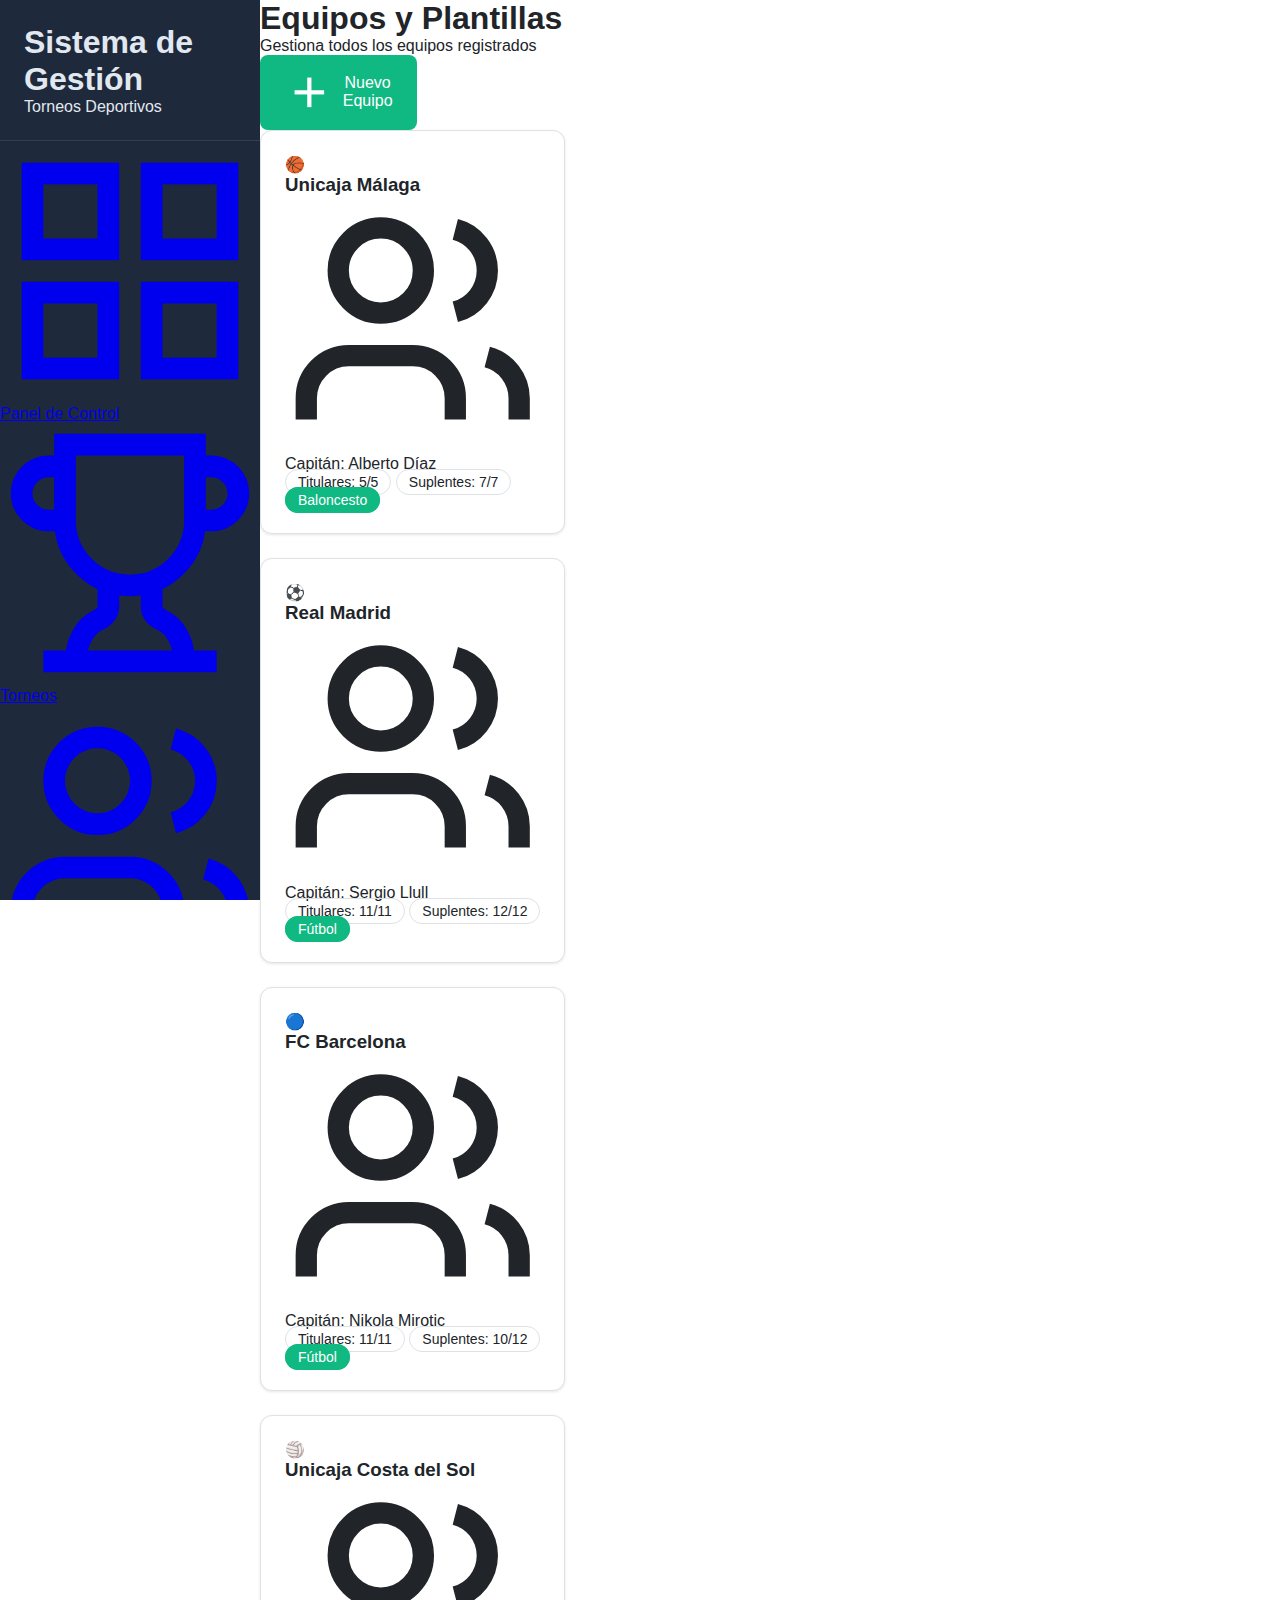
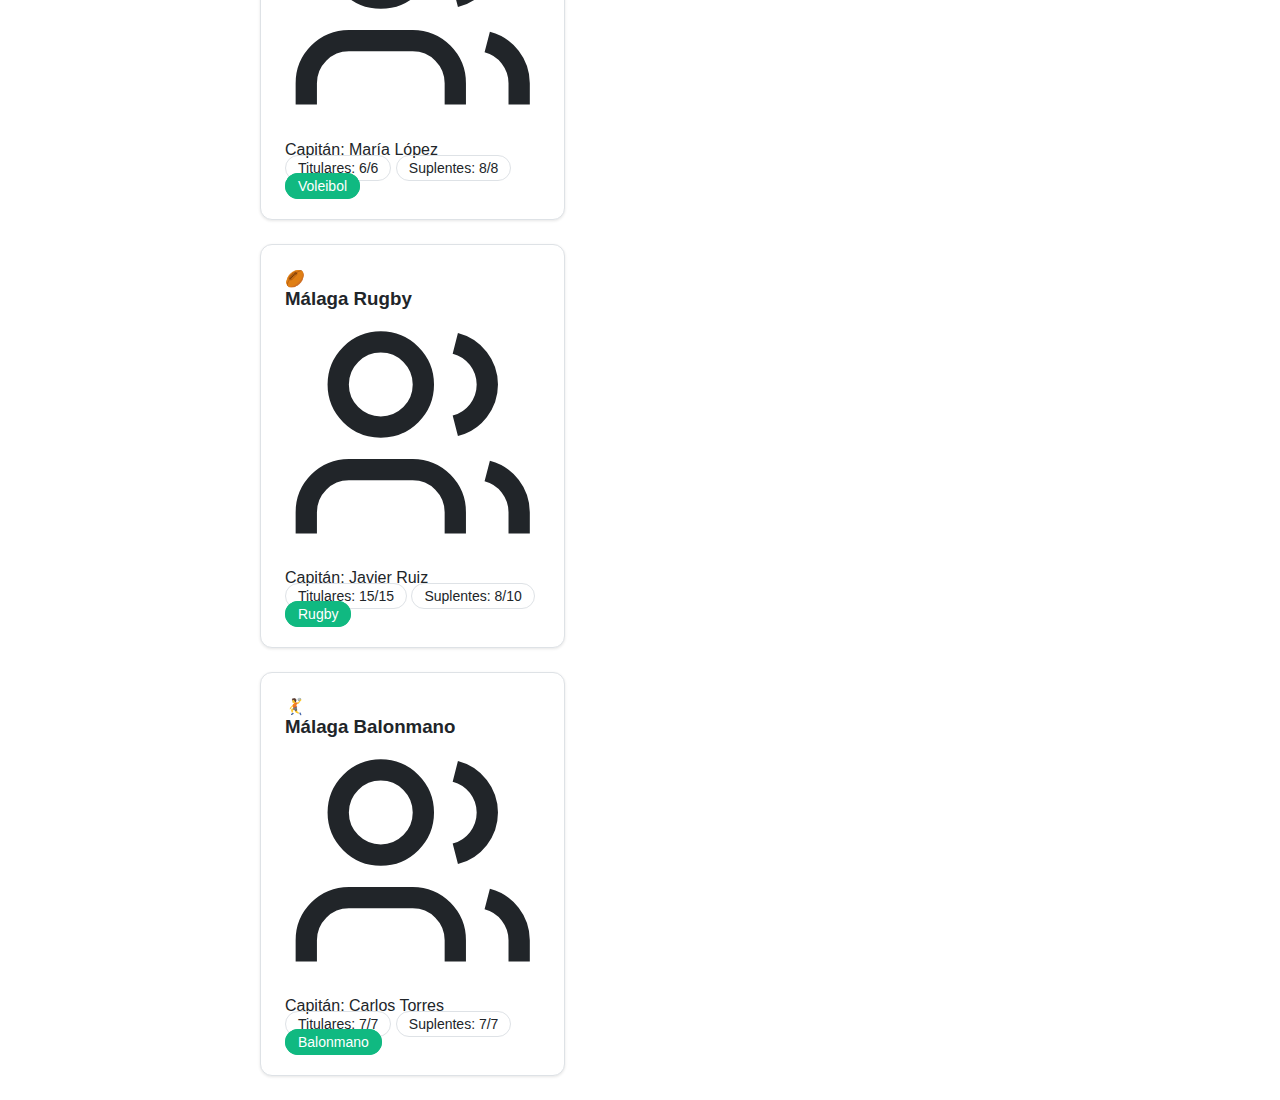
<file: prototipo_web/equipos.html>
<!DOCTYPE html>
<html lang="es">
<head>
    <meta charset="UTF-8">
    <meta name="viewport" content="width=device-width, initial-scale=1.0">
    <title>Equipos y Plantillas - Sistema de Gestión de Torneos</title>
    <link rel="stylesheet" href="styles.css">
</head>
<body>
    <div class="app-container">
        <!-- Sidebar -->
        <aside class="sidebar" id="sidebar">
            <div class="sidebar-header">
                <h1 class="sidebar-title">Sistema de Gestión</h1>
                <p class="sidebar-subtitle">Torneos Deportivos</p>
            </div>
            <nav class="sidebar-nav">
                <a href="index.html" class="nav-item">
                    <svg class="nav-icon" viewBox="0 0 24 24" fill="none" stroke="currentColor" stroke-width="2">
                        <rect x="3" y="3" width="7" height="7"></rect>
                        <rect x="14" y="3" width="7" height="7"></rect>
                        <rect x="14" y="14" width="7" height="7"></rect>
                        <rect x="3" y="14" width="7" height="7"></rect>
                    </svg>
                    <span>Panel de Control</span>
                </a>
                <a href="torneos.html" class="nav-item">
                    <svg class="nav-icon" viewBox="0 0 24 24" fill="none" stroke="currentColor" stroke-width="2">
                        <path d="M6 9H4.5a2.5 2.5 0 0 1 0-5H6"></path>
                        <path d="M18 9h1.5a2.5 2.5 0 0 0 0-5H18"></path>
                        <path d="M4 22h16"></path>
                        <path d="M10 14.66V17c0 .55-.47.98-.97 1.21C7.85 18.75 7 20.24 7 22"></path>
                        <path d="M14 14.66V17c0 .55.47.98.97 1.21C16.15 18.75 17 20.24 17 22"></path>
                        <path d="M18 2H6v7a6 6 0 0 0 12 0V2Z"></path>
                    </svg>
                    <span>Torneos</span>
                </a>
                <a href="equipos.html" class="nav-item active">
                    <svg class="nav-icon" viewBox="0 0 24 24" fill="none" stroke="currentColor" stroke-width="2">
                        <path d="M16 21v-2a4 4 0 0 0-4-4H6a4 4 0 0 0-4 4v2"></path>
                        <circle cx="9" cy="7" r="4"></circle>
                        <path d="M22 21v-2a4 4 0 0 0-3-3.87"></path>
                        <path d="M16 3.13a4 4 0 0 1 0 7.75"></path>
                    </svg>
                    <span>Equipos y Plantillas</span>
                </a>
                <a href="personal.html" class="nav-item">
                    <svg class="nav-icon" viewBox="0 0 24 24" fill="none" stroke="currentColor" stroke-width="2">
                        <path d="M16 21v-2a4 4 0 0 0-4-4H6a4 4 0 0 0-4 4v2"></path>
                        <circle cx="9" cy="7" r="4"></circle>
                        <path d="M22 21v-2a4 4 0 0 0-3-3.87"></path>
                        <path d="M16 3.13a4 4 0 0 1 0 7.75"></path>
                        <circle cx="19" cy="11" r="2"></circle>
                    </svg>
                    <span>Personal y Árbitros</span>
                </a>
                <a href="configuracion.html" class="nav-item">
                    <svg class="nav-icon" viewBox="0 0 24 24" fill="none" stroke="currentColor" stroke-width="2">
                        <path d="M12.22 2h-.44a2 2 0 0 0-2 2v.18a2 2 0 0 1-1 1.73l-.43.25a2 2 0 0 1-2 0l-.15-.08a2 2 0 0 0-2.73.73l-.22.38a2 2 0 0 0 .73 2.73l.15.1a2 2 0 0 1 1 1.72v.51a2 2 0 0 1-1 1.74l-.15.09a2 2 0 0 0-.73 2.73l.22.38a2 2 0 0 0 2.73.73l.15-.08a2 2 0 0 1 2 0l.43.25a2 2 0 0 1 1 1.73V20a2 2 0 0 0 2 2h.44a2 2 0 0 0 2-2v-.18a2 2 0 0 1 1-1.73l.43-.25a2 2 0 0 1 2 0l.15.08a2 2 0 0 0 2.73-.73l.22-.39a2 2 0 0 0-.73-2.73l-.15-.08a2 2 0 0 1-1-1.74v-.5a2 2 0 0 1 1-1.74l.15-.09a2 2 0 0 0 .73-2.73l-.22-.38a2 2 0 0 0-2.73-.73l-.15.08a2 2 0 0 1-2 0l-.43-.25a2 2 0 0 1-1-1.73V4a2 2 0 0 0-2-2z"></path>
                        <circle cx="12" cy="12" r="3"></circle>
                    </svg>
                    <span>Configuración</span>
                </a>
            </nav>
        </aside>

        <!-- Main Content -->
        <main class="main-content">
            <div class="page-content">
                <div class="page-header">
                    <div>
                        <h1 class="page-title">Equipos y Plantillas</h1>
                        <p class="page-description">Gestiona todos los equipos registrados</p>
                    </div>
                    <button class="btn btn-primary">
                        <svg class="btn-icon" viewBox="0 0 24 24" fill="none" stroke="currentColor" stroke-width="2">
                            <line x1="12" y1="5" x2="12" y2="19"></line>
                            <line x1="5" y1="12" x2="19" y2="12"></line>
                        </svg>
                        Nuevo Equipo
                    </button>
                </div>

                <!-- Equipos Grid -->
                <div class="teams-grid">
                    <div class="card team-item-card">
                        <div class="card-content">
                            <div class="team-item-content">
                                <div class="team-logo">🏀</div>
                                <div class="team-item-info">
                                    <h3 class="team-item-name">Unicaja Málaga</h3>
                                    <p class="team-captain">
                                        <svg class="captain-icon" viewBox="0 0 24 24" fill="none" stroke="currentColor" stroke-width="2">
                                            <path d="M16 21v-2a4 4 0 0 0-4-4H6a4 4 0 0 0-4 4v2"></path>
                                            <circle cx="9" cy="7" r="4"></circle>
                                            <path d="M22 21v-2a4 4 0 0 0-3-3.87"></path>
                                            <path d="M16 3.13a4 4 0 0 1 0 7.75"></path>
                                        </svg>
                                        Capitán: Alberto Díaz
                                    </p>
                                    <div class="team-roster-badges">
                                        <span class="badge badge-outline">Titulares: 5/5</span>
                                        <span class="badge badge-outline">Suplentes: 7/7</span>
                                    </div>
                                    <p class="team-sport"><span class="badge badge-primary">Baloncesto</span></p>
                                </div>
                            </div>
                        </div>
                    </div>

                    <div class="card team-item-card">
                        <div class="card-content">
                            <div class="team-item-content">
                                <div class="team-logo">⚽</div>
                                <div class="team-item-info">
                                    <h3 class="team-item-name">Real Madrid</h3>
                                    <p class="team-captain">
                                        <svg class="captain-icon" viewBox="0 0 24 24" fill="none" stroke="currentColor" stroke-width="2">
                                            <path d="M16 21v-2a4 4 0 0 0-4-4H6a4 4 0 0 0-4 4v2"></path>
                                            <circle cx="9" cy="7" r="4"></circle>
                                            <path d="M22 21v-2a4 4 0 0 0-3-3.87"></path>
                                            <path d="M16 3.13a4 4 0 0 1 0 7.75"></path>
                                        </svg>
                                        Capitán: Sergio Llull
                                    </p>
                                    <div class="team-roster-badges">
                                        <span class="badge badge-outline">Titulares: 11/11</span>
                                        <span class="badge badge-outline">Suplentes: 12/12</span>
                                    </div>
                                    <p class="team-sport"><span class="badge badge-primary">Fútbol</span></p>
                                </div>
                            </div>
                        </div>
                    </div>

                    <div class="card team-item-card">
                        <div class="card-content">
                            <div class="team-item-content">
                                <div class="team-logo">🔵</div>
                                <div class="team-item-info">
                                    <h3 class="team-item-name">FC Barcelona</h3>
                                    <p class="team-captain">
                                        <svg class="captain-icon" viewBox="0 0 24 24" fill="none" stroke="currentColor" stroke-width="2">
                                            <path d="M16 21v-2a4 4 0 0 0-4-4H6a4 4 0 0 0-4 4v2"></path>
                                            <circle cx="9" cy="7" r="4"></circle>
                                            <path d="M22 21v-2a4 4 0 0 0-3-3.87"></path>
                                            <path d="M16 3.13a4 4 0 0 1 0 7.75"></path>
                                        </svg>
                                        Capitán: Nikola Mirotic
                                    </p>
                                    <div class="team-roster-badges">
                                        <span class="badge badge-outline">Titulares: 11/11</span>
                                        <span class="badge badge-outline">Suplentes: 10/12</span>
                                    </div>
                                    <p class="team-sport"><span class="badge badge-primary">Fútbol</span></p>
                                </div>
                            </div>
                        </div>
                    </div>

                    <div class="card team-item-card">
                        <div class="card-content">
                            <div class="team-item-content">
                                <div class="team-logo">🏐</div>
                                <div class="team-item-info">
                                    <h3 class="team-item-name">Unicaja Costa del Sol</h3>
                                    <p class="team-captain">
                                        <svg class="captain-icon" viewBox="0 0 24 24" fill="none" stroke="currentColor" stroke-width="2">
                                            <path d="M16 21v-2a4 4 0 0 0-4-4H6a4 4 0 0 0-4 4v2"></path>
                                            <circle cx="9" cy="7" r="4"></circle>
                                            <path d="M22 21v-2a4 4 0 0 0-3-3.87"></path>
                                            <path d="M16 3.13a4 4 0 0 1 0 7.75"></path>
                                        </svg>
                                        Capitán: María López
                                    </p>
                                    <div class="team-roster-badges">
                                        <span class="badge badge-outline">Titulares: 6/6</span>
                                        <span class="badge badge-outline">Suplentes: 8/8</span>
                                    </div>
                                    <p class="team-sport"><span class="badge badge-primary">Voleibol</span></p>
                                </div>
                            </div>
                        </div>
                    </div>

                    <div class="card team-item-card">
                        <div class="card-content">
                            <div class="team-item-content">
                                <div class="team-logo">🏉</div>
                                <div class="team-item-info">
                                    <h3 class="team-item-name">Málaga Rugby</h3>
                                    <p class="team-captain">
                                        <svg class="captain-icon" viewBox="0 0 24 24" fill="none" stroke="currentColor" stroke-width="2">
                                            <path d="M16 21v-2a4 4 0 0 0-4-4H6a4 4 0 0 0-4 4v2"></path>
                                            <circle cx="9" cy="7" r="4"></circle>
                                            <path d="M22 21v-2a4 4 0 0 0-3-3.87"></path>
                                            <path d="M16 3.13a4 4 0 0 1 0 7.75"></path>
                                        </svg>
                                        Capitán: Javier Ruiz
                                    </p>
                                    <div class="team-roster-badges">
                                        <span class="badge badge-outline">Titulares: 15/15</span>
                                        <span class="badge badge-outline">Suplentes: 8/10</span>
                                    </div>
                                    <p class="team-sport"><span class="badge badge-primary">Rugby</span></p>
                                </div>
                            </div>
                        </div>
                    </div>

                    <div class="card team-item-card">
                        <div class="card-content">
                            <div class="team-item-content">
                                <div class="team-logo">🤾</div>
                                <div class="team-item-info">
                                    <h3 class="team-item-name">Málaga Balonmano</h3>
                                    <p class="team-captain">
                                        <svg class="captain-icon" viewBox="0 0 24 24" fill="none" stroke="currentColor" stroke-width="2">
                                            <path d="M16 21v-2a4 4 0 0 0-4-4H6a4 4 0 0 0-4 4v2"></path>
                                            <circle cx="9" cy="7" r="4"></circle>
                                            <path d="M22 21v-2a4 4 0 0 0-3-3.87"></path>
                                            <path d="M16 3.13a4 4 0 0 1 0 7.75"></path>
                                        </svg>
                                        Capitán: Carlos Torres
                                    </p>
                                    <div class="team-roster-badges">
                                        <span class="badge badge-outline">Titulares: 7/7</span>
                                        <span class="badge badge-outline">Suplentes: 7/7</span>
                                    </div>
                                    <p class="team-sport"><span class="badge badge-primary">Balonmano</span></p>
                                </div>
                            </div>
                        </div>
                    </div>
                </div>
            </div>
        </main>
    </div>

    <script src="script.js"></script>
</body>
</html>
</file>
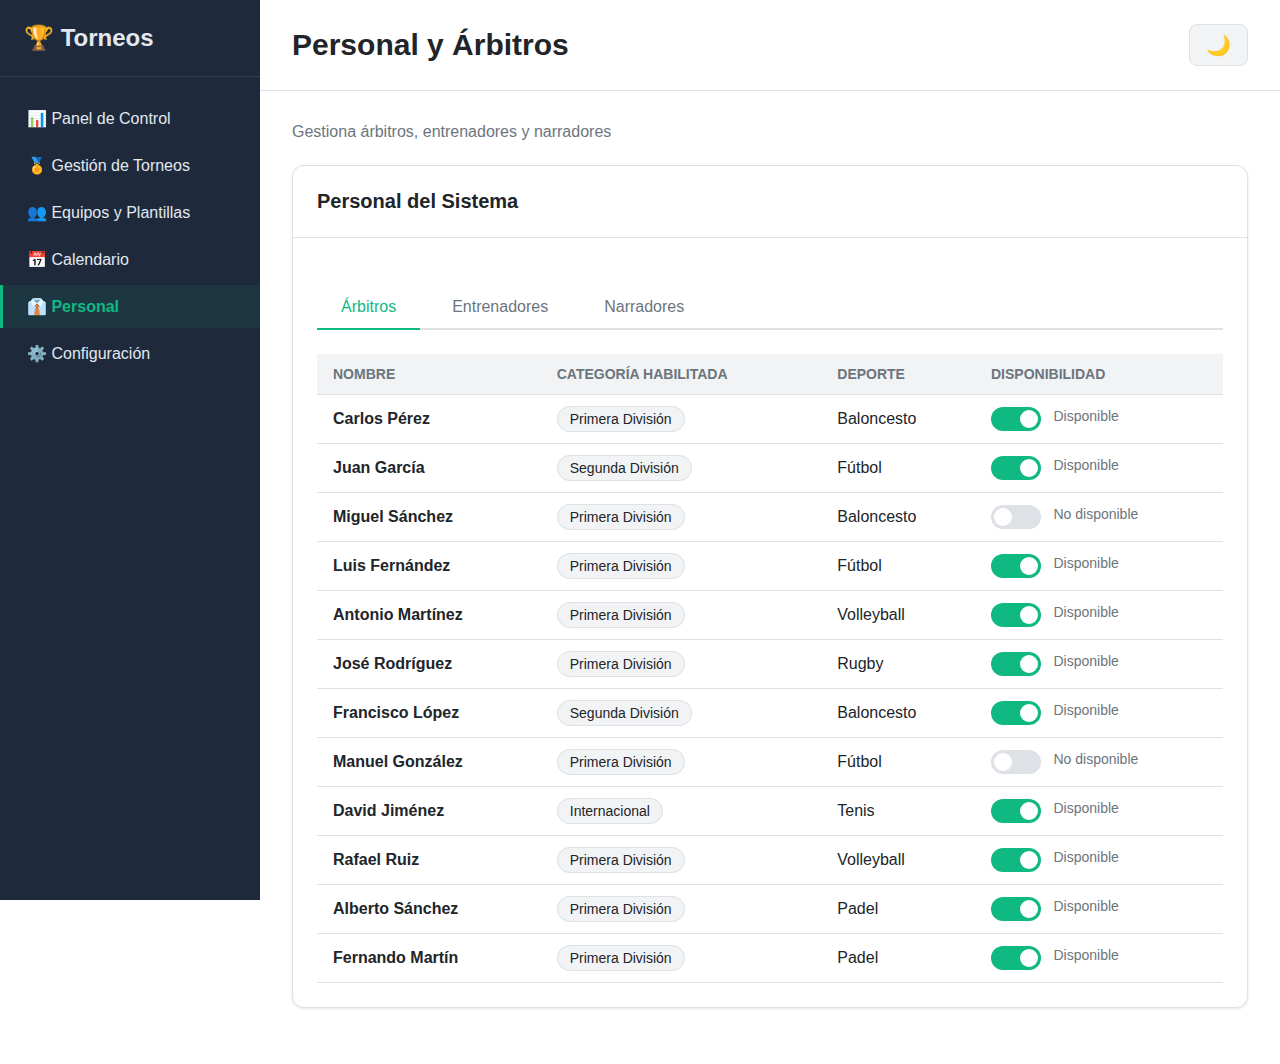
<file: prototipo_web/personal.html>
<!DOCTYPE html>
<html lang="es">
<head>
    <meta charset="UTF-8">
    <meta name="viewport" content="width=device-width, initial-scale=1.0">
    <title>Personal y Árbitros</title>
    <link rel="stylesheet" href="styles.css">
</head>
<body>
    <!-- Sidebar -->
    <nav class="sidebar" id="sidebar">
        <div class="sidebar-header">
            <h2>🏆 Torneos</h2>
        </div>
        <ul class="sidebar-menu">
            <li><a href="index.html">📊 Panel de Control</a></li>
            <li><a href="torneos.html">🏅 Gestión de Torneos</a></li>
            <li><a href="equipos.html">👥 Equipos y Plantillas</a></li>
            <li><a href="calendario.html">📅 Calendario</a></li>
            <li><a href="personal.html" class="active">👔 Personal</a></li>
            <li><a href="configuracion.html">⚙️ Configuración</a></li>
        </ul>
    </nav>

    <!-- Main Content -->
    <div class="main-content">
        <!-- Header -->
        <header class="header">
            <button class="menu-toggle" id="menuToggle">☰</button>
            <h1>Personal y Árbitros</h1>
            <div class="header-actions">
                <button class="theme-toggle" id="themeToggle">🌙</button>
            </div>
        </header>

        <!-- Content -->
        <div class="content">
            <p class="subtitle">Gestiona árbitros, entrenadores y narradores</p>

            <div class="card">
                <div class="card-header">
                    <h3>Personal del Sistema</h3>
                </div>
                <div class="card-content">
                    <div class="tabs">
                        <div class="tabs-header">
                            <button class="tab-btn active" onclick="cambiarTabPersonal('arbitros')">Árbitros</button>
                            <button class="tab-btn" onclick="cambiarTabPersonal('entrenadores')">Entrenadores</button>
                            <button class="tab-btn" onclick="cambiarTabPersonal('narradores')">Narradores</button>
                        </div>
                        <div class="tabs-content">
                            <div id="tab-arbitros" class="tab-content active"></div>
                            <div id="tab-entrenadores" class="tab-content"></div>
                            <div id="tab-narradores" class="tab-content"></div>
                        </div>
                    </div>
                </div>
            </div>
        </div>
    </div>

    <script src="script.js"></script>
</body>
</html>
</file>
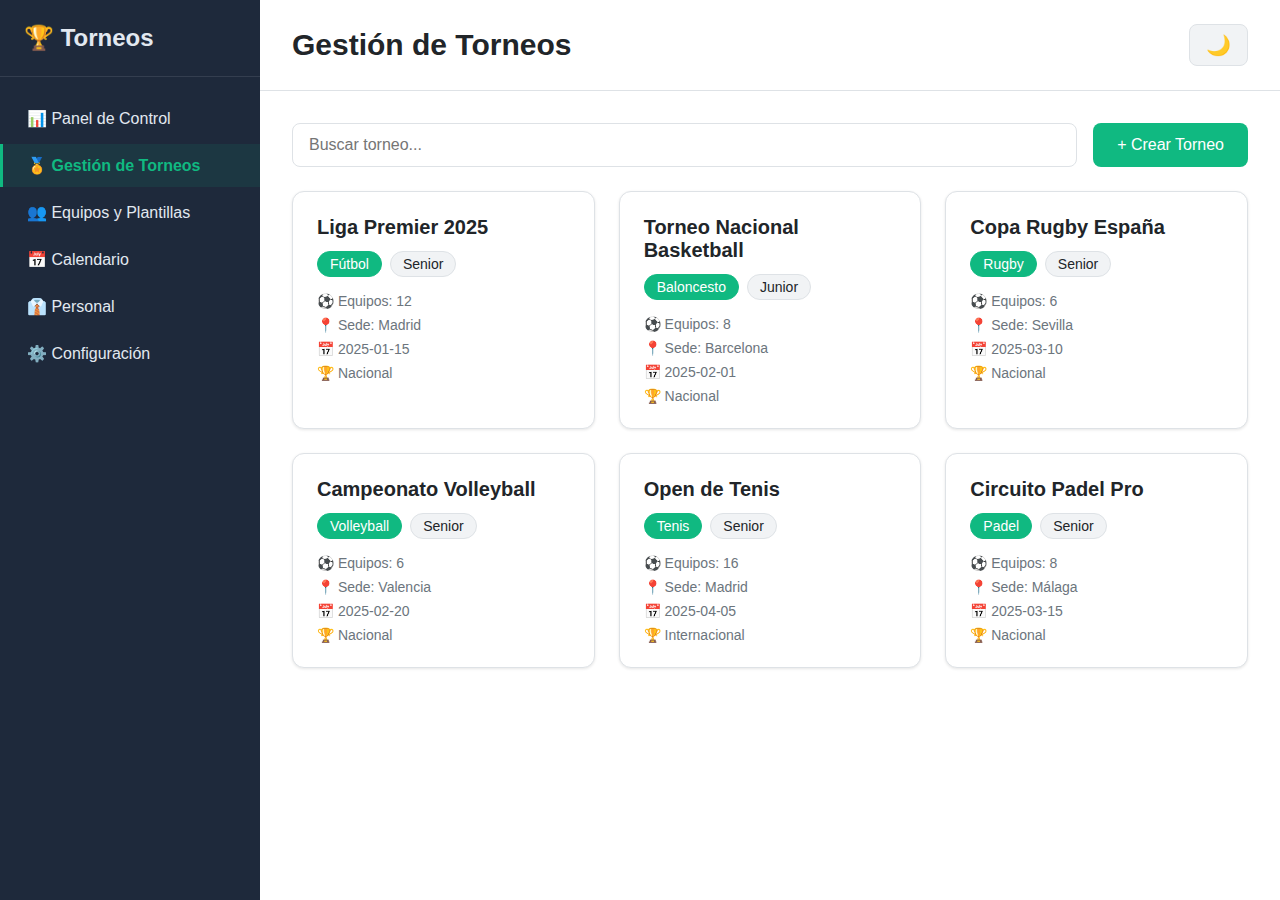
<file: prototipo_web/torneos.html>
<!DOCTYPE html>
<html lang="es">
<head>
    <meta charset="UTF-8">
    <meta name="viewport" content="width=device-width, initial-scale=1.0">
    <title>Gestión de Torneos</title>
    <link rel="stylesheet" href="styles.css">
</head>
<body>
    <!-- Sidebar -->
    <nav class="sidebar" id="sidebar">
        <div class="sidebar-header">
            <h2>🏆 Torneos</h2>
        </div>
        <ul class="sidebar-menu">
            <li><a href="index.html">📊 Panel de Control</a></li>
            <li><a href="torneos.html" class="active">🏅 Gestión de Torneos</a></li>
            <li><a href="equipos.html">👥 Equipos y Plantillas</a></li>
            <li><a href="calendario.html">📅 Calendario</a></li>
            <li><a href="personal.html">👔 Personal</a></li>
            <li><a href="configuracion.html">⚙️ Configuración</a></li>
        </ul>
    </nav>

    <!-- Main Content -->
    <div class="main-content">
        <!-- Header -->
        <header class="header">
            <button class="menu-toggle" id="menuToggle">☰</button>
            <h1>Gestión de Torneos</h1>
            <div class="header-actions">
                <button class="theme-toggle" id="themeToggle">🌙</button>
            </div>
        </header>

        <!-- Content -->
        <div class="content">
            <div id="torneosView">
                <div class="toolbar">
                    <input type="text" class="search-input" id="searchTorneos" placeholder="Buscar torneo...">
                    <button class="btn btn-primary" onclick="crearTorneo()">+ Crear Torneo</button>
                </div>

                <div class="torneos-grid" id="torneosGrid"></div>
            </div>

            <!-- Vista Detalle del Torneo -->
            <div id="detalleView" style="display: none;">
                <button class="btn btn-secondary" onclick="volverATorneos()">← Volver</button>
                
                <div class="detalle-header">
                    <div>
                        <h2 id="torneoNombre"></h2>
                        <div class="badges" id="torneoBadges"></div>
                    </div>
                    <div class="detalle-actions">
                        <button class="btn btn-secondary" onclick="editarTorneo()">✏️ Editar</button>
                        <button class="btn btn-primary" onclick="programarPartido()">+ Programar Partido</button>
                    </div>
                </div>

                <div class="tabs">
                    <div class="tabs-header">
                        <button class="tab-btn active" onclick="cambiarTab('clasificacion')">Clasificación</button>
                        <button class="tab-btn" onclick="cambiarTab('calendario')">Calendario</button>
                        <button class="tab-btn" onclick="cambiarTab('equipos')">Equipos</button>
                    </div>
                    <div class="tabs-content">
                        <div id="tab-clasificacion" class="tab-content active"></div>
                        <div id="tab-calendario" class="tab-content"></div>
                        <div id="tab-equipos" class="tab-content"></div>
                    </div>
                </div>
            </div>
        </div>
    </div>

    <script src="script.js"></script>
</body>
</html>
</file>
<file: prototipo_web/styles.css>
:root {
  --bg-primary: #ffffff;
  --bg-secondary: #f8f9fa;
  --bg-accent: #f1f3f5;
  --text-primary: #212529;
  --text-secondary: #6c757d;
  --border-color: #dee2e6;
  --primary-color: #10b981;
  --primary-hover: #059669;
  --sidebar-bg: #1e293b;
  --sidebar-text: #e2e8f0;
  --sidebar-active: #10b981;
  --card-shadow: 0 1px 3px rgba(0, 0, 0, 0.1);
}

body.dark-mode {
  --bg-primary: #1a1a1a;
  --bg-secondary: #2d2d2d;
  --bg-accent: #3a3a3a;
  --text-primary: #e5e5e5;
  --text-secondary: #a0a0a0;
  --border-color: #404040;
  --sidebar-bg: #0f172a;
  --card-shadow: 0 1px 3px rgba(0, 0, 0, 0.3);
}

body.high-contrast {
  --bg-primary: #000000;
  --bg-secondary: #1a1a1a;
  --text-primary: #ffffff;
  --text-secondary: #cccccc;
  --border-color: #ffffff;
}

body.font-small {
  font-size: 14px;
}
body.font-medium {
  font-size: 16px;
}
body.font-large {
  font-size: 18px;
}

* {
  margin: 0;
  padding: 0;
  box-sizing: border-box;
}

body {
  font-family: -apple-system, BlinkMacSystemFont, "Segoe UI", Roboto, Oxygen, Ubuntu, Cantarell, sans-serif;
  background-color: var(--bg-primary);
  color: var(--text-primary);
  display: flex;
  min-height: 100vh;
  transition: all 0.3s ease;
}

/* Sidebar */
.sidebar {
  width: 260px;
  background-color: var(--sidebar-bg);
  color: var(--sidebar-text);
  padding: 1.5rem 0;
  position: fixed;
  height: 100vh;
  overflow-y: auto;
  transition: transform 0.3s ease;
  z-index: 1000;
}

.sidebar-header {
  padding: 0 1.5rem 1.5rem;
  border-bottom: 1px solid rgba(255, 255, 255, 0.1);
}

.sidebar-header h2 {
  font-size: 1.5rem;
  font-weight: 700;
}

.sidebar-menu {
  list-style: none;
  padding: 1rem 0;
}

.sidebar-menu li {
  margin: 0.25rem 0;
}

.sidebar-menu a {
  display: block;
  padding: 0.75rem 1.5rem;
  color: var(--sidebar-text);
  text-decoration: none;
  transition: all 0.2s ease;
  border-left: 3px solid transparent;
}

.sidebar-menu a:hover {
  background-color: rgba(255, 255, 255, 0.05);
  border-left-color: var(--sidebar-active);
}

.sidebar-menu a.active {
  background-color: rgba(16, 185, 129, 0.1);
  border-left-color: var(--sidebar-active);
  color: var(--sidebar-active);
  font-weight: 600;
}

/* Main Content */
.main-content {
  margin-left: 260px;
  flex: 1;
  display: flex;
  flex-direction: column;
}

.header {
  background-color: var(--bg-primary);
  padding: 1.5rem 2rem;
  border-bottom: 1px solid var(--border-color);
  display: flex;
  align-items: center;
  justify-content: space-between;
  gap: 1rem;
  position: sticky;
  top: 0;
  z-index: 100;
}

.header h1 {
  font-size: 1.875rem;
  font-weight: 700;
}

.menu-toggle {
  display: none;
  background: none;
  border: none;
  font-size: 1.5rem;
  cursor: pointer;
  color: var(--text-primary);
}

.header-actions {
  display: flex;
  gap: 0.75rem;
}

.theme-toggle {
  background-color: var(--bg-accent);
  border: 1px solid var(--border-color);
  padding: 0.5rem 1rem;
  border-radius: 0.5rem;
  cursor: pointer;
  font-size: 1.25rem;
  transition: all 0.2s ease;
}

.theme-toggle:hover {
  background-color: var(--bg-secondary);
}

.content {
  padding: 2rem;
  flex: 1;
}

.subtitle {
  color: var(--text-secondary);
  margin-bottom: 1.5rem;
}

/* Stats Grid */
.stats-grid {
  display: grid;
  grid-template-columns: repeat(auto-fit, minmax(250px, 1fr));
  gap: 1.5rem;
  margin-bottom: 2rem;
}

.stat-card {
  background-color: var(--bg-primary);
  border: 1px solid var(--border-color);
  border-radius: 0.75rem;
  padding: 1.5rem;
  box-shadow: var(--card-shadow);
}

.stat-content {
  display: flex;
  justify-content: space-between;
  align-items: center;
}

.stat-label {
  color: var(--text-secondary);
  font-size: 0.875rem;
  margin-bottom: 0.5rem;
}

.stat-value {
  font-size: 2rem;
  font-weight: 700;
}

.stat-icon {
  font-size: 2rem;
  opacity: 0.7;
}

/* Card */
.card {
  background-color: var(--bg-primary);
  border: 1px solid var(--border-color);
  border-radius: 0.75rem;
  box-shadow: var(--card-shadow);
  margin-bottom: 1.5rem;
}

.card-header {
  padding: 1.5rem;
  border-bottom: 1px solid var(--border-color);
}

.card-header h3 {
  font-size: 1.25rem;
  font-weight: 600;
}

.card-content {
  padding: 1.5rem;
}

/* Partido Item */
.partido-item {
  display: flex;
  align-items: center;
  justify-content: space-between;
  padding: 1rem;
  border: 1px solid var(--border-color);
  border-radius: 0.5rem;
  margin-bottom: 1rem;
  transition: all 0.2s ease;
}

.partido-item:hover {
  background-color: var(--bg-accent);
}

.partido-time {
  text-align: center;
  min-width: 80px;
}

.partido-time .hora {
  font-size: 1.5rem;
  font-weight: 700;
  color: var(--primary-color);
}

.partido-info {
  flex: 1;
  padding: 0 1rem;
}

.partido-teams {
  font-weight: 600;
  margin-bottom: 0.5rem;
}

.partido-lugar {
  font-size: 0.875rem;
  color: var(--text-secondary);
}

.badge {
  padding: 0.25rem 0.75rem;
  border-radius: 9999px;
  font-size: 0.875rem;
  font-weight: 500;
  border: 1px solid var(--border-color);
}

.badge.badge-primary {
  background-color: var(--primary-color);
  color: white;
  border-color: var(--primary-color);
}

.badge.badge-secondary {
  background-color: var(--bg-accent);
  color: var(--text-primary);
}

/* Toolbar */
.toolbar {
  display: flex;
  gap: 1rem;
  margin-bottom: 1.5rem;
  flex-wrap: wrap;
}

.search-input {
  flex: 1;
  min-width: 200px;
  padding: 0.75rem 1rem;
  border: 1px solid var(--border-color);
  border-radius: 0.5rem;
  background-color: var(--bg-primary);
  color: var(--text-primary);
  font-size: 1rem;
}

.search-input:focus {
  outline: none;
  border-color: var(--primary-color);
}

/* Buttons */
.btn {
  padding: 0.75rem 1.5rem;
  border: none;
  border-radius: 0.5rem;
  font-size: 1rem;
  font-weight: 500;
  cursor: pointer;
  transition: all 0.2s ease;
  display: inline-flex;
  align-items: center;
  gap: 0.5rem;
}

.btn-primary {
  background-color: var(--primary-color);
  color: white;
}

.btn-primary:hover {
  background-color: var(--primary-hover);
}

.btn-secondary {
  background-color: var(--bg-accent);
  color: var(--text-primary);
  border: 1px solid var(--border-color);
}

.btn-secondary:hover {
  background-color: var(--bg-secondary);
}

/* Torneos Grid */
.torneos-grid {
  display: grid;
  grid-template-columns: repeat(auto-fill, minmax(300px, 1fr));
  gap: 1.5rem;
}

.torneo-card {
  background-color: var(--bg-primary);
  border: 1px solid var(--border-color);
  border-radius: 0.75rem;
  padding: 1.5rem;
  cursor: pointer;
  transition: all 0.2s ease;
  box-shadow: var(--card-shadow);
}

.torneo-card:hover {
  box-shadow: 0 4px 12px rgba(0, 0, 0, 0.15);
  transform: translateY(-2px);
}

.torneo-card h3 {
  font-size: 1.25rem;
  margin-bottom: 0.75rem;
}

.torneo-card .badges {
  display: flex;
  gap: 0.5rem;
  flex-wrap: wrap;
  margin-bottom: 1rem;
}

.torneo-info {
  display: flex;
  flex-direction: column;
  gap: 0.5rem;
  font-size: 0.875rem;
  color: var(--text-secondary);
}

/* Detalle Header */
.detalle-header {
  display: flex;
  justify-content: space-between;
  align-items: flex-start;
  margin: 1.5rem 0;
  gap: 1rem;
}

.detalle-header h2 {
  font-size: 2rem;
  margin-bottom: 0.75rem;
}

.detalle-header .badges {
  display: flex;
  gap: 0.5rem;
  flex-wrap: wrap;
}

.detalle-actions {
  display: flex;
  gap: 0.75rem;
}

/* Tabs */
.tabs {
  margin-top: 1.5rem;
}

.tabs-header {
  display: flex;
  gap: 0.5rem;
  border-bottom: 2px solid var(--border-color);
  margin-bottom: 1.5rem;
}

.tab-btn {
  padding: 0.75rem 1.5rem;
  background: none;
  border: none;
  border-bottom: 2px solid transparent;
  color: var(--text-secondary);
  font-size: 1rem;
  font-weight: 500;
  cursor: pointer;
  transition: all 0.2s ease;
  margin-bottom: -2px;
}

.tab-btn:hover {
  color: var(--text-primary);
}

.tab-btn.active {
  color: var(--primary-color);
  border-bottom-color: var(--primary-color);
}

.tab-content {
  display: none;
}

.tab-content.active {
  display: block;
}

/* Table */
.table {
  width: 100%;
  border-collapse: collapse;
}

.table thead {
  background-color: var(--bg-accent);
}

.table th,
.table td {
  padding: 0.75rem 1rem;
  text-align: left;
  border-bottom: 1px solid var(--border-color);
}

.table th {
  font-weight: 600;
  font-size: 0.875rem;
  color: var(--text-secondary);
  text-transform: uppercase;
}

.table tbody tr:hover {
  background-color: var(--bg-accent);
}

.table td.center {
  text-align: center;
}

/* Calendario */
.jornada-section {
  margin-bottom: 2rem;
}

.jornada-section h3 {
  font-size: 1.25rem;
  margin-bottom: 1rem;
}

.partido-card {
  background-color: var(--bg-primary);
  border: 1px solid var(--border-color);
  border-radius: 0.75rem;
  padding: 1.5rem;
  margin-bottom: 1rem;
}

.partido-header {
  display: flex;
  justify-content: space-between;
  align-items: center;
  margin-bottom: 1rem;
  padding-bottom: 0.75rem;
  border-bottom: 1px solid var(--border-color);
}

.partido-datetime {
  display: flex;
  align-items: center;
  gap: 0.5rem;
  font-size: 0.875rem;
}

.partido-match {
  display: flex;
  align-items: center;
  justify-content: center;
  gap: 2rem;
  margin-bottom: 1rem;
}

.partido-team {
  flex: 1;
  text-align: center;
  font-size: 1.125rem;
  font-weight: 600;
}

.partido-vs {
  font-size: 1.5rem;
  font-weight: 700;
  color: var(--text-secondary);
}

.partido-resultado {
  padding: 0.5rem 1rem;
  background-color: var(--bg-accent);
  border-radius: 0.5rem;
  font-size: 1.25rem;
  font-weight: 700;
}

.partido-details {
  display: flex;
  justify-content: space-between;
  font-size: 0.875rem;
  color: var(--text-secondary);
}

/* Equipos Por Deporte */
.deporte-section {
  margin-bottom: 2rem;
}

.deporte-header {
  display: flex;
  align-items: center;
  justify-content: space-between;
  padding: 1rem 1.5rem;
  background-color: var(--bg-accent);
  border: 1px solid var(--border-color);
  border-radius: 0.75rem;
  cursor: pointer;
  transition: all 0.2s ease;
  margin-bottom: 1rem;
}

.deporte-header:hover {
  background-color: var(--bg-secondary);
}

.deporte-header h3 {
  font-size: 1.5rem;
}

.deporte-count {
  background-color: var(--primary-color);
  color: white;
  padding: 0.25rem 0.75rem;
  border-radius: 9999px;
  font-size: 0.875rem;
  font-weight: 600;
}

.deporte-content {
  display: none;
  padding: 1rem 0;
}

.deporte-content.active {
  display: block;
}

.equipos-grid {
  display: grid;
  grid-template-columns: repeat(auto-fill, minmax(280px, 1fr));
  gap: 1rem;
}

.equipo-card {
  background-color: var(--bg-primary);
  border: 1px solid var(--border-color);
  border-radius: 0.75rem;
  padding: 1.25rem;
  cursor: pointer;
  transition: all 0.2s ease;
}

.equipo-card:hover {
  box-shadow: 0 4px 12px rgba(0, 0, 0, 0.1);
  transform: translateY(-2px);
}

.equipo-card h4 {
  font-size: 1.125rem;
  margin-bottom: 0.5rem;
}

.equipo-meta {
  font-size: 0.875rem;
  color: var(--text-secondary);
  margin-bottom: 0.75rem;
}

.equipo-stats {
  display: flex;
  gap: 0.5rem;
}

/* Settings */
.settings-grid {
  display: grid;
  grid-template-columns: repeat(auto-fit, minmax(400px, 1fr));
  gap: 1.5rem;
}

.setting-item {
  display: flex;
  justify-content: space-between;
  align-items: center;
  padding: 1rem 0;
  border-bottom: 1px solid var(--border-color);
}

.setting-item:last-child {
  border-bottom: none;
}

.setting-label {
  font-weight: 600;
  margin-bottom: 0.25rem;
}

.setting-description {
  font-size: 0.875rem;
  color: var(--text-secondary);
}

/* Switch */
.switch {
  position: relative;
  display: inline-block;
  width: 50px;
  height: 24px;
}

.switch input {
  opacity: 0;
  width: 0;
  height: 0;
}

.slider {
  position: absolute;
  cursor: pointer;
  top: 0;
  left: 0;
  right: 0;
  bottom: 0;
  background-color: var(--border-color);
  transition: 0.3s;
  border-radius: 24px;
}

.slider:before {
  position: absolute;
  content: "";
  height: 18px;
  width: 18px;
  left: 3px;
  bottom: 3px;
  background-color: white;
  transition: 0.3s;
  border-radius: 50%;
}

input:checked + .slider {
  background-color: var(--primary-color);
}

input:checked + .slider:before {
  transform: translateX(26px);
}

.select-input {
  padding: 0.5rem 1rem;
  border: 1px solid var(--border-color);
  border-radius: 0.5rem;
  background-color: var(--bg-primary);
  color: var(--text-primary);
  font-size: 1rem;
  cursor: pointer;
}

/* Responsive */
@media (max-width: 768px) {
  .sidebar {
    transform: translateX(-100%);
  }

  .sidebar.active {
    transform: translateX(0);
  }

  .main-content {
    margin-left: 0;
  }

  .menu-toggle {
    display: block;
  }

  .stats-grid {
    grid-template-columns: 1fr;
  }

  .settings-grid {
    grid-template-columns: 1fr;
  }

  .detalle-header {
    flex-direction: column;
  }

  .detalle-actions {
    width: 100%;
  }

  .tabs-header {
    overflow-x: auto;
  }

  .partido-match {
    flex-direction: column;
    gap: 1rem;
  }

  .partido-details {
    flex-direction: column;
    gap: 0.5rem;
  }
}
</file>
